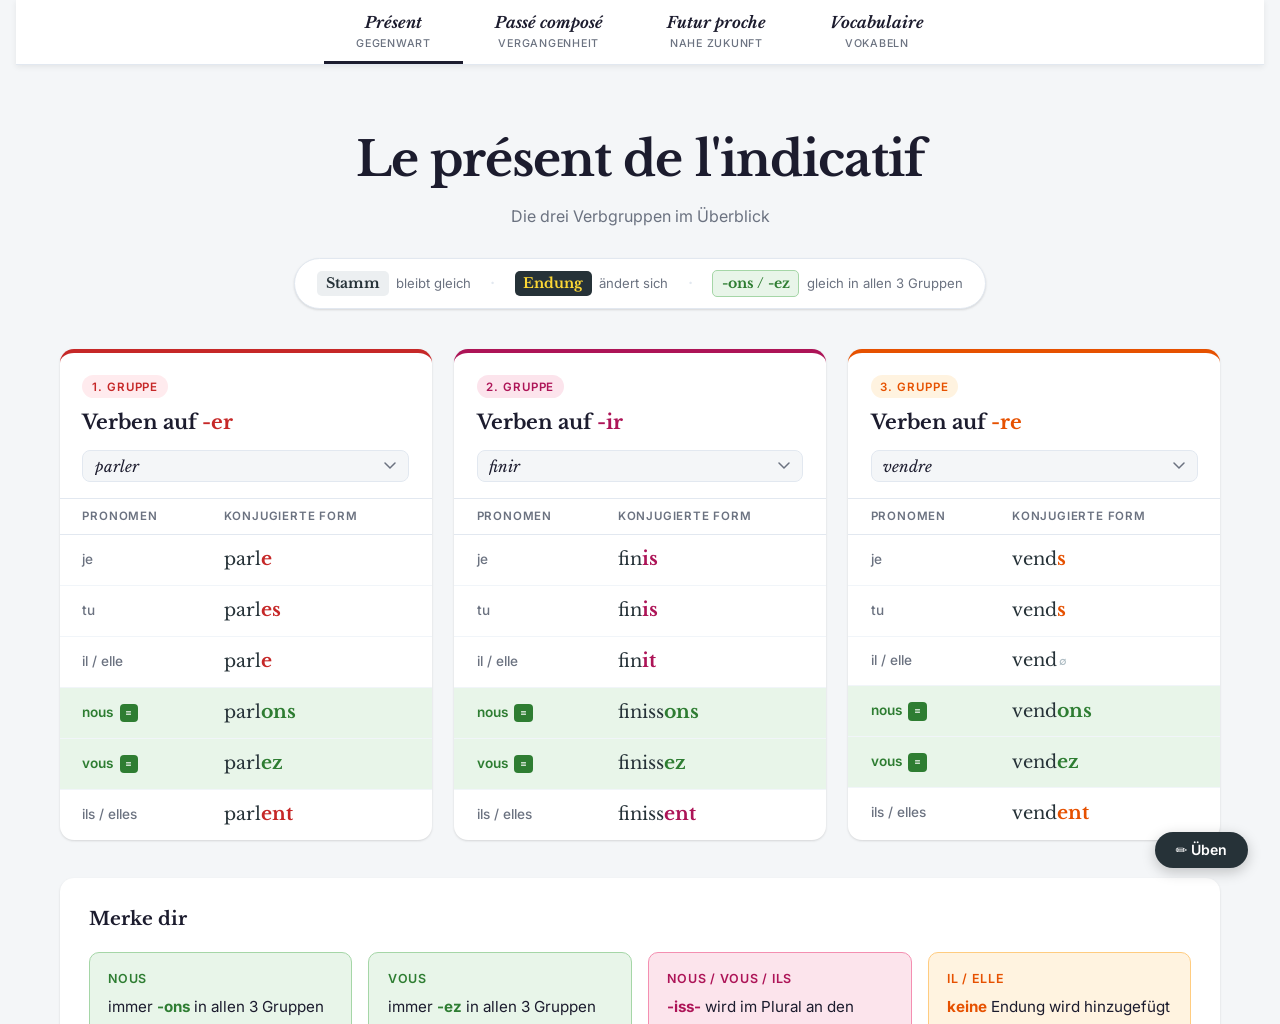
<file: index.html>
<!DOCTYPE html>
<html lang="de">
<head>
    <meta charset="UTF-8">
    <meta http-equiv="refresh" content="0; url=docs/index.html">
    <title>Weiterleitung…</title>
</head>
<body>
    <p>Weiterleitung zu <a href="docs/index.html">Lou Franz</a>…</p>
</body>
</html>
</file>
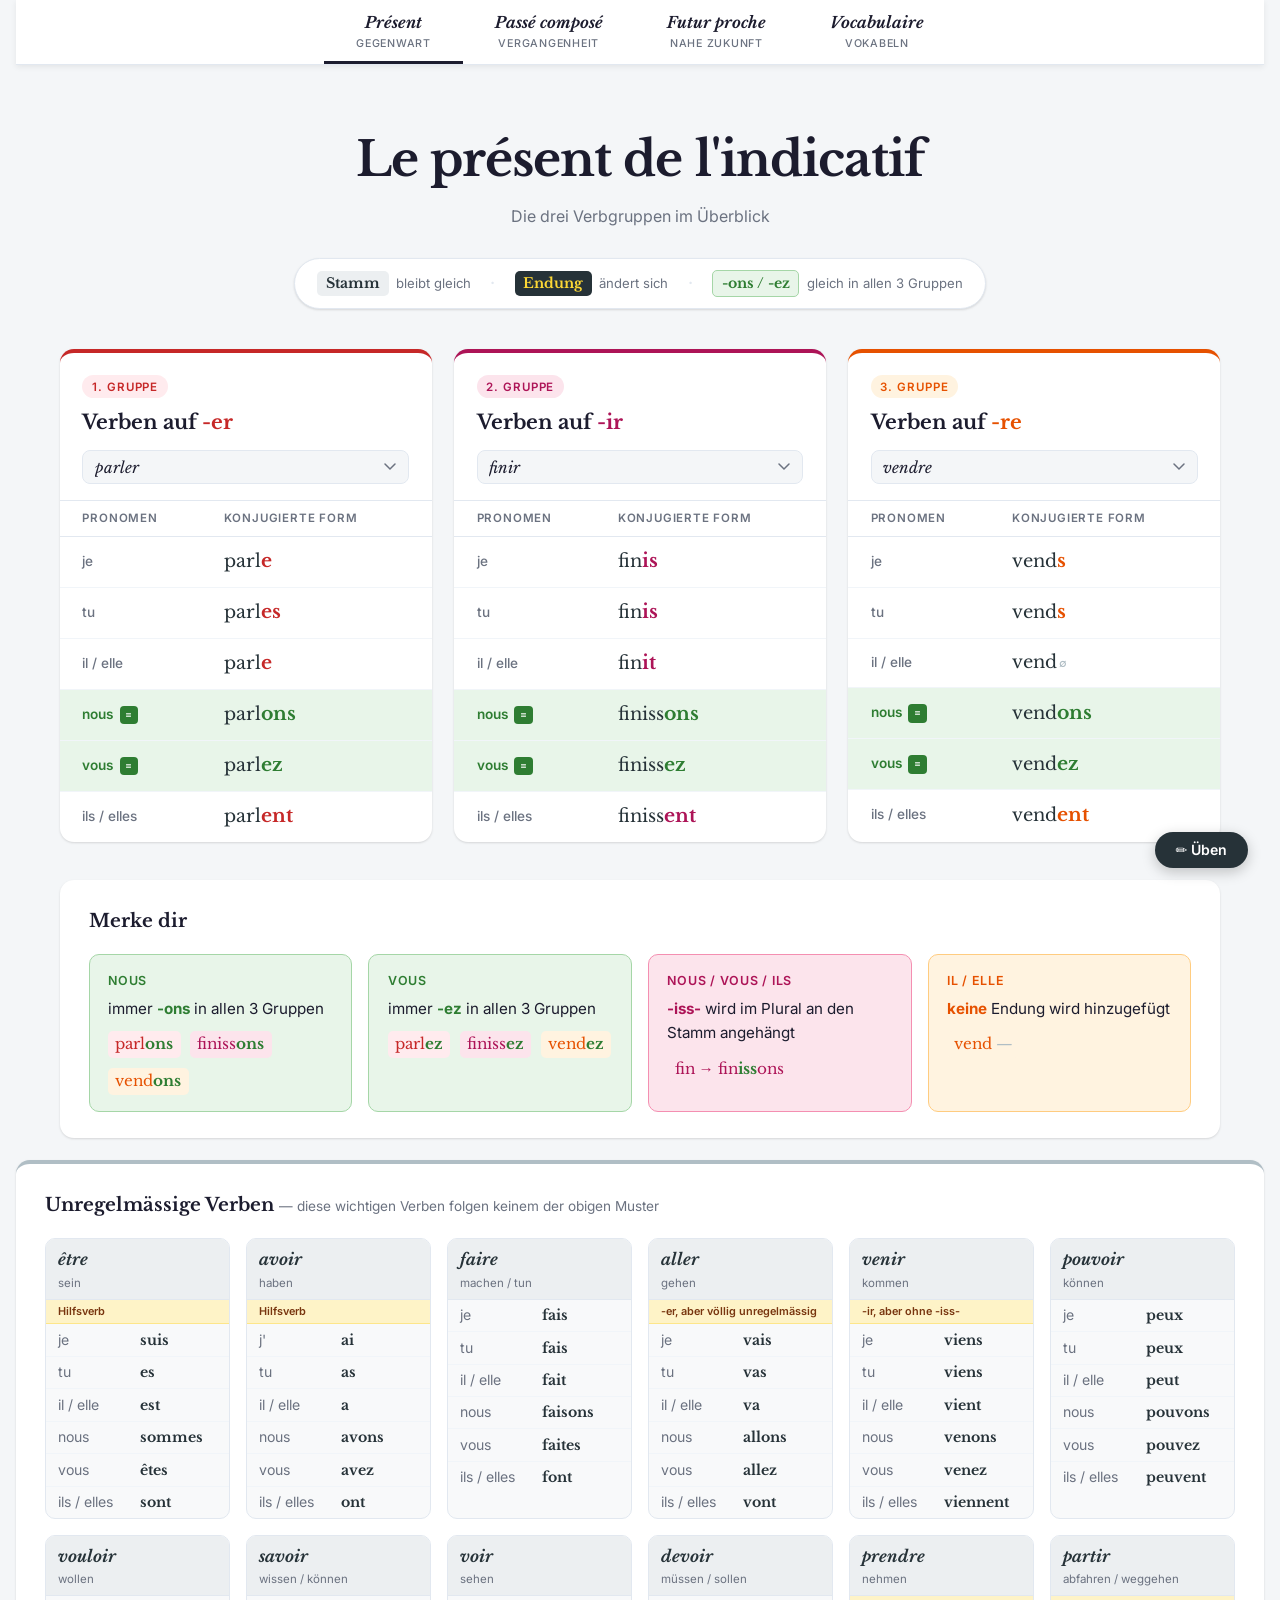
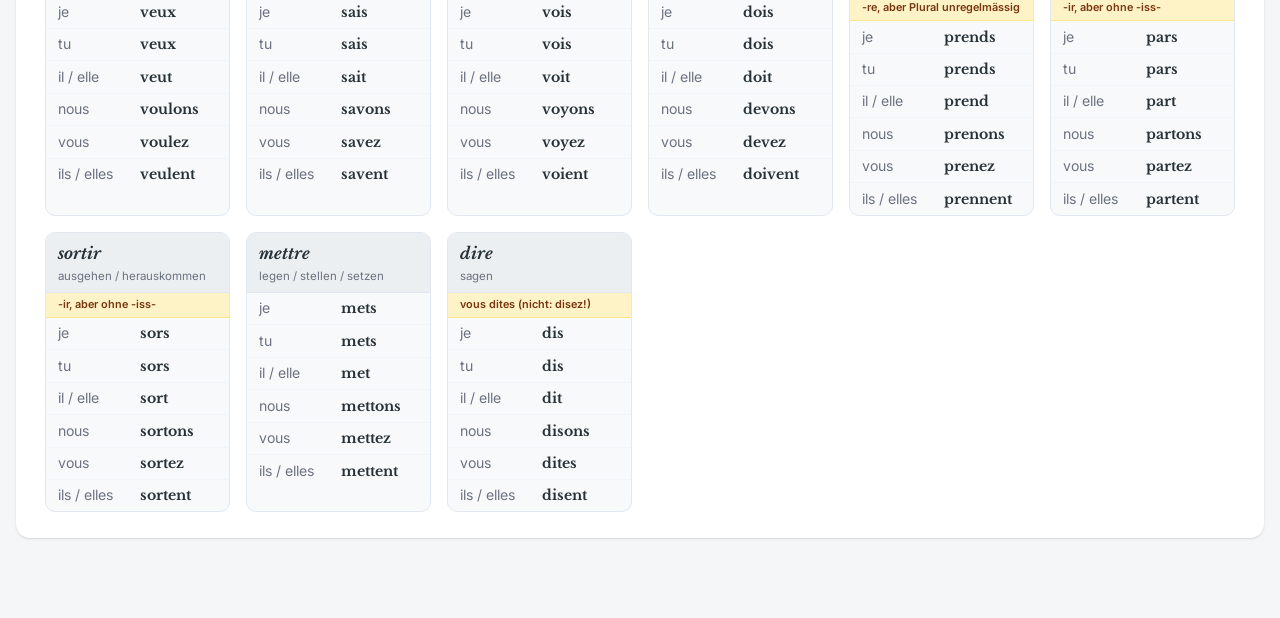
<file: docs/index.html>
<!DOCTYPE html>
<html lang="fr">
<head>
  <meta charset="UTF-8">
  <meta name="viewport" content="width=device-width, initial-scale=1.0">
  <title>Konjugation — Présent de l'indicatif</title>
  <link rel="preconnect" href="https://fonts.googleapis.com">
  <link rel="preconnect" href="https://fonts.gstatic.com" crossorigin>
  <link href="https://fonts.googleapis.com/css2?family=Libre+Baskerville:ital,wght@0,400;0,700;1,400&family=Inter:wght@400;500;600&display=swap" rel="stylesheet">
  <link rel="stylesheet" href="style.css">
</head>
<body>

  <nav class="site-nav">
    <a href="index.html" class="nav-link active">
      <span class="tense-fr">Présent</span>
      <span class="tense-de">Gegenwart</span>
    </a>
    <a href="passe-compose.html" class="nav-link">
      <span class="tense-fr">Passé composé</span>
      <span class="tense-de">Vergangenheit</span>
    </a>
    <a href="futur-proche.html" class="nav-link">
      <span class="tense-fr">Futur proche</span>
      <span class="tense-de">nahe Zukunft</span>
    </a>
    <a href="vocis.html" class="nav-link">
      <span class="tense-fr">Vocabulaire</span>
      <span class="tense-de">Vokabeln</span>
    </a>
  </nav>

  <header>
    <h1>Le présent de l'indicatif</h1>
    <p class="subtitle">Die drei Verbgruppen im Überblick</p>
    <div class="legend">
      <span class="legend-item">
        <span class="swatch stem-swatch">Stamm</span>
        bleibt gleich
      </span>
      <span class="legend-sep">·</span>
      <span class="legend-item">
        <span class="swatch end-swatch">Endung</span>
        ändert sich
      </span>
      <span class="legend-sep">·</span>
      <span class="legend-item">
        <span class="swatch shared-swatch">-ons / -ez</span>
        gleich in allen 3 Gruppen
      </span>
    </div>
  </header>

  <main>
    <div class="groups-grid">

      <!-- ─── 1er groupe : -ER ─── -->
      <article class="group er" id="group-er">
        <div class="group-header">
          <span class="group-badge">1. Gruppe</span>
          <h2>Verben auf <em>-er</em></h2>
          <select class="verb-select" id="select-er"></select>
        </div>
        <table class="conj-table" id="table-er">
          <thead>
            <tr><th>Pronomen</th><th>Konjugierte Form</th></tr>
          </thead>
          <tbody></tbody>
        </table>
      </article>

      <!-- ─── 2e groupe : -IR ─── -->
      <article class="group ir" id="group-ir">
        <div class="group-header">
          <span class="group-badge">2. Gruppe</span>
          <h2>Verben auf <em>-ir</em></h2>
          <select class="verb-select" id="select-ir"></select>
        </div>
        <table class="conj-table" id="table-ir">
          <thead>
            <tr><th>Pronomen</th><th>Konjugierte Form</th></tr>
          </thead>
          <tbody></tbody>
        </table>
      </article>

      <!-- ─── 3e groupe : -RE ─── -->
      <article class="group re" id="group-re">
        <div class="group-header">
          <span class="group-badge">3. Gruppe</span>
          <h2>Verben auf <em>-re</em></h2>
          <select class="verb-select" id="select-re"></select>
        </div>
        <table class="conj-table" id="table-re">
          <thead>
            <tr><th>Pronomen</th><th>Konjugierte Form</th></tr>
          </thead>
          <tbody></tbody>
        </table>
      </article>

    </div>

    <!-- ─── Merke dir ─── -->
    <section class="insights">
      <h3>Merke dir</h3>
      <div class="insight-cards">

        <div class="insight-card shared-card">
          <div class="insight-pronoun">nous</div>
          <div class="insight-rule">immer <strong>-ons</strong> in allen 3 Gruppen</div>
          <div class="insight-egs">
            <span class="eg er">parl<strong>ons</strong></span>
            <span class="eg ir">finiss<strong>ons</strong></span>
            <span class="eg re">vend<strong>ons</strong></span>
          </div>
        </div>

        <div class="insight-card shared-card">
          <div class="insight-pronoun">vous</div>
          <div class="insight-rule">immer <strong>-ez</strong> in allen 3 Gruppen</div>
          <div class="insight-egs">
            <span class="eg er">parl<strong>ez</strong></span>
            <span class="eg ir">finiss<strong>ez</strong></span>
            <span class="eg re">vend<strong>ez</strong></span>
          </div>
        </div>

        <div class="insight-card ir-note">
          <div class="insight-pronoun ir">nous / vous / ils</div>
          <div class="insight-rule"><strong>-iss-</strong> wird im Plural an den Stamm angehängt</div>
          <div class="insight-egs">
            <span class="eg ir">fin → fin<strong>iss</strong>ons</span>
          </div>
        </div>

        <div class="insight-card re-note">
          <div class="insight-pronoun re">il / elle</div>
          <div class="insight-rule"><strong>keine</strong> Endung wird hinzugefügt</div>
          <div class="insight-egs">
            <span class="eg re">vend<span class="zero-end"> —</span></span>
          </div>
        </div>

      </div>
    </section>
  </main>

    <!-- ─── Unregelmässige Verben ─── -->
    <section class="irregular">
      <h3>Unregelmässige Verben <span class="irregular-subtitle">— diese wichtigen Verben folgen keinem der obigen Muster</span></h3>
      <div class="irreg-grid" id="irregular-grid"></div>
    </section>

  <!-- ─── Übungs-Sektion ─── -->
  <section id="exercise-section" class="exercise-section ex-hidden">
    <div class="ex-card">
      <div class="ex-header">
        <button class="ex-back-btn" id="ex-back">← Erklärungen</button>
        <div class="ex-score-area">
          <div class="score-dots" id="ex-score-dots"></div>
          <span id="ex-score-text">0 / 0</span>
        </div>
      </div>
      <span class="ex-group-badge" id="ex-group-badge"></span>
      <div class="ex-verb" id="ex-verb"></div>
      <div class="ex-prompt" id="ex-prompt"></div>
      <div class="ex-question-row">
        <span class="ex-pronoun" id="ex-pronoun"></span>
        <span class="ex-arrow">▸</span>
        <input type="text" class="ex-input" id="ex-input" autocomplete="off" spellcheck="false" placeholder="…">
        <button class="ex-check-btn" id="ex-check">Prüfen</button>
      </div>
      <div class="ex-feedback" id="ex-feedback"></div>
      <button class="ex-next-btn ex-hidden" id="ex-next">Nächste Aufgabe →</button>
    </div>
  </section>
  <button class="exercise-fab" id="exercise-fab">✏ Üben</button>

  <script src="exercises.js"></script>
  <script src="app.js"></script>
</body>
</html>
</file>
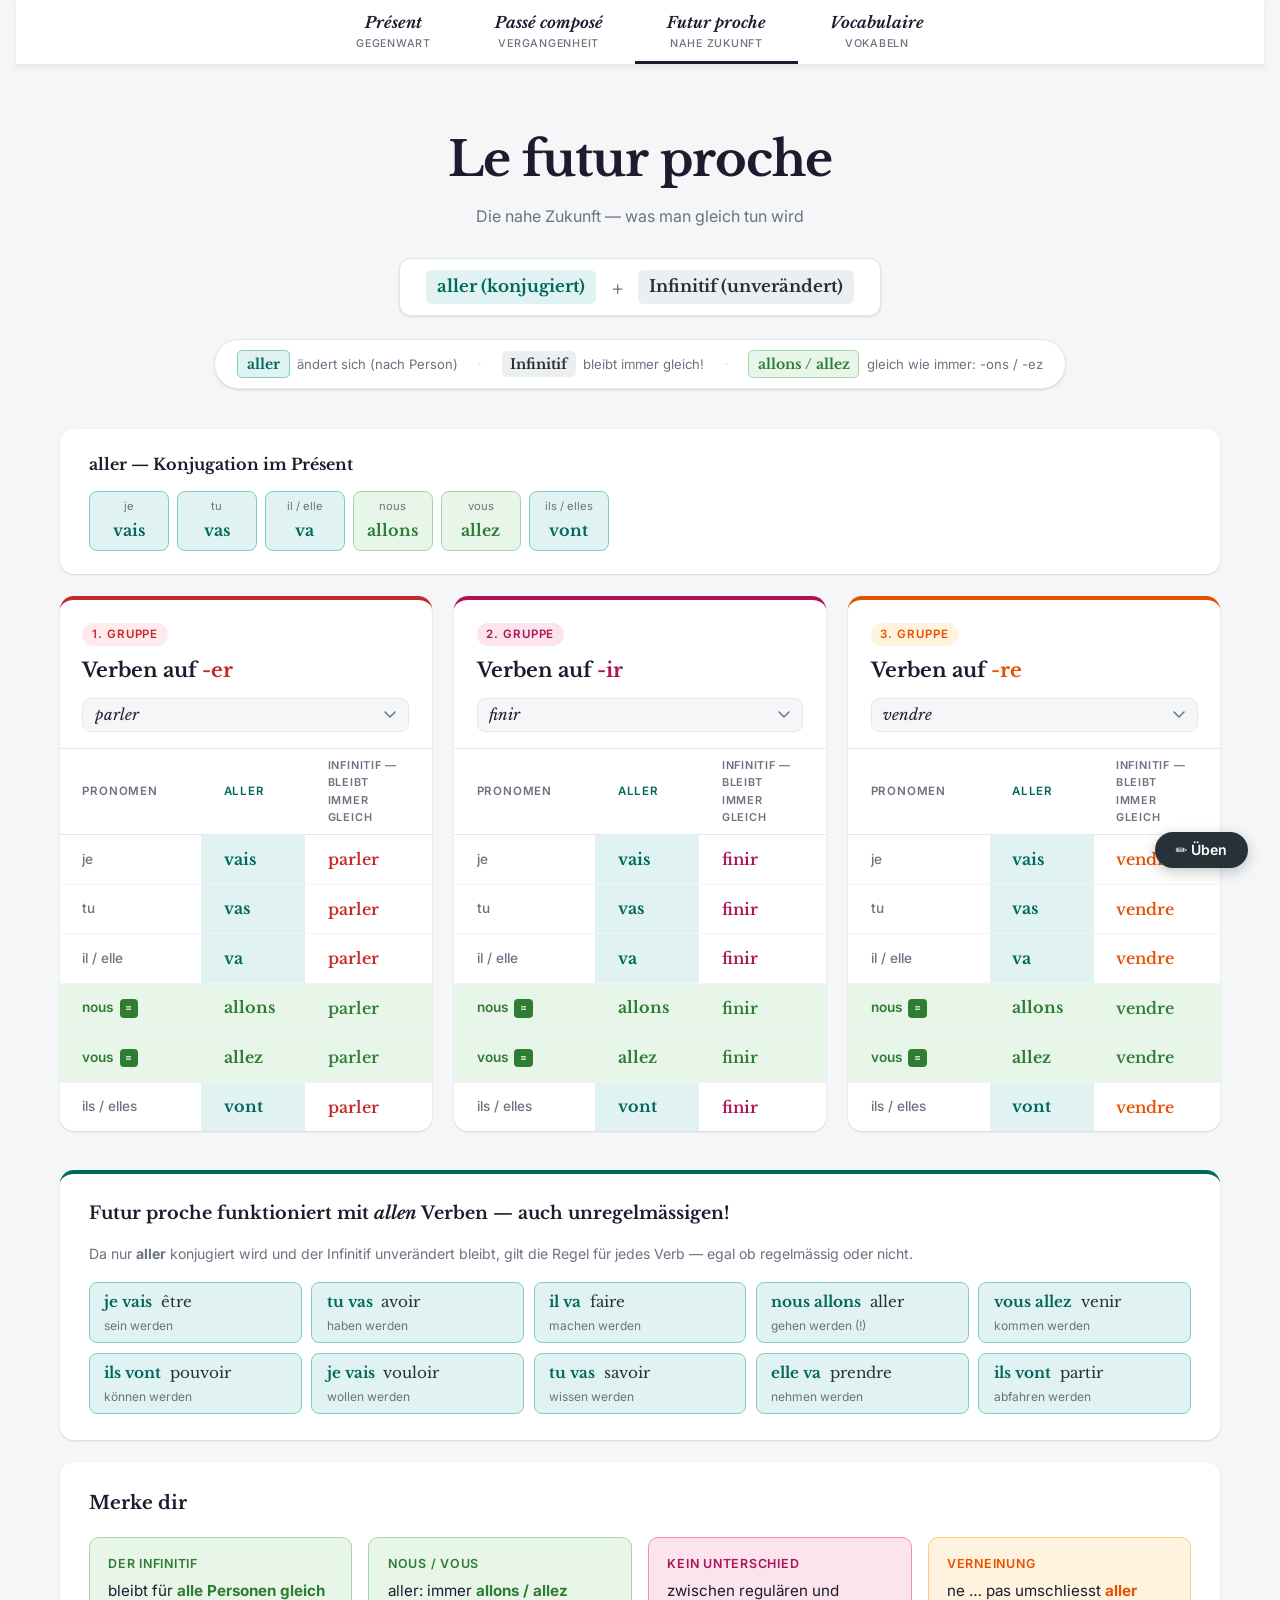
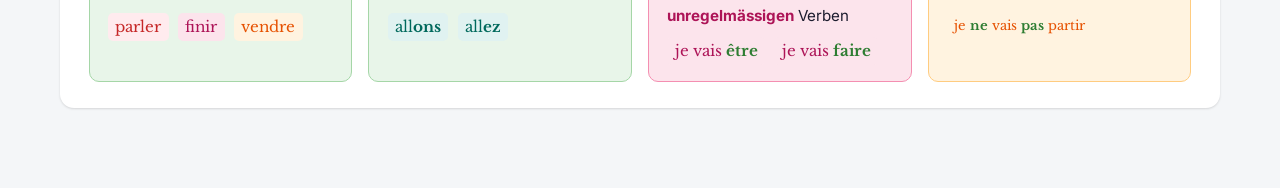
<file: docs/futur-proche.html>
<!DOCTYPE html>
<html lang="fr">
<head>
  <meta charset="UTF-8">
  <meta name="viewport" content="width=device-width, initial-scale=1.0">
  <title>Futur proche — nahe Zukunft</title>
  <link rel="preconnect" href="https://fonts.googleapis.com">
  <link rel="preconnect" href="https://fonts.gstatic.com" crossorigin>
  <link href="https://fonts.googleapis.com/css2?family=Libre+Baskerville:ital,wght@0,400;0,700;1,400&family=Inter:wght@400;500;600&display=swap" rel="stylesheet">
  <link rel="stylesheet" href="style.css">
</head>
<body>

  <nav class="site-nav">
    <a href="index.html" class="nav-link">
      <span class="tense-fr">Présent</span>
      <span class="tense-de">Gegenwart</span>
    </a>
    <a href="passe-compose.html" class="nav-link">
      <span class="tense-fr">Passé composé</span>
      <span class="tense-de">Vergangenheit</span>
    </a>
    <a href="futur-proche.html" class="nav-link active">
      <span class="tense-fr">Futur proche</span>
      <span class="tense-de">nahe Zukunft</span>
    </a>
    <a href="vocis.html" class="nav-link">
      <span class="tense-fr">Vocabulaire</span>
      <span class="tense-de">Vokabeln</span>
    </a>
  </nav>

  <header>
    <h1>Le futur proche</h1>
    <p class="subtitle">Die nahe Zukunft — was man gleich tun wird</p>

    <!-- Bildungsregel -->
    <div class="formula-wrap">
      <div class="formula-box">
        <span class="formula-part aller-part">aller (konjugiert)</span>
        <span class="formula-plus">+</span>
        <span class="formula-part inf-part">Infinitif (unverändert)</span>
      </div>
    </div>

    <!-- Legende -->
    <div class="legend">
      <span class="legend-item">
        <span class="swatch" style="background:var(--aller-light);color:var(--aller);border:1px solid var(--aller-mid)">aller</span>
        ändert sich (nach Person)
      </span>
      <span class="legend-sep">·</span>
      <span class="legend-item">
        <span class="swatch stem-swatch">Infinitif</span>
        bleibt immer gleich!
      </span>
      <span class="legend-sep">·</span>
      <span class="legend-item">
        <span class="swatch shared-swatch">allons / allez</span>
        gleich wie immer: -ons / -ez
      </span>
    </div>
  </header>

  <main>

    <!-- ─── aller-Konjugation ─── -->
    <div class="aller-box">
      <h3>aller — Konjugation im Présent</h3>
      <div class="aller-forms">
        <div class="aller-form-item"><span class="aller-pronoun">je</span><span class="aller-form">vais</span></div>
        <div class="aller-form-item"><span class="aller-pronoun">tu</span><span class="aller-form">vas</span></div>
        <div class="aller-form-item"><span class="aller-pronoun">il / elle</span><span class="aller-form">va</span></div>
        <div class="aller-form-item shared"><span class="aller-pronoun">nous</span><span class="aller-form">allons</span></div>
        <div class="aller-form-item shared"><span class="aller-pronoun">vous</span><span class="aller-form">allez</span></div>
        <div class="aller-form-item"><span class="aller-pronoun">ils / elles</span><span class="aller-form">vont</span></div>
      </div>
    </div>

    <div class="groups-grid">

      <!-- ─── 1. Gruppe : -ER ─── -->
      <article class="group er" id="group-er">
        <div class="group-header">
          <span class="group-badge">1. Gruppe</span>
          <h2>Verben auf <em>-er</em></h2>
          <select class="verb-select" id="select-er"></select>
        </div>
        <table class="conj-table three-col" id="table-er">
          <thead>
            <tr>
              <th>Pronomen</th>
              <th class="aller-th">aller</th>
              <th class="inf-th">Infinitif — bleibt immer gleich</th>
            </tr>
          </thead>
          <tbody></tbody>
        </table>
      </article>

      <!-- ─── 2. Gruppe : -IR ─── -->
      <article class="group ir" id="group-ir">
        <div class="group-header">
          <span class="group-badge">2. Gruppe</span>
          <h2>Verben auf <em>-ir</em></h2>
          <select class="verb-select" id="select-ir"></select>
        </div>
        <table class="conj-table three-col" id="table-ir">
          <thead>
            <tr>
              <th>Pronomen</th>
              <th class="aller-th">aller</th>
              <th class="inf-th">Infinitif — bleibt immer gleich</th>
            </tr>
          </thead>
          <tbody></tbody>
        </table>
      </article>

      <!-- ─── 3. Gruppe : -RE ─── -->
      <article class="group re" id="group-re">
        <div class="group-header">
          <span class="group-badge">3. Gruppe</span>
          <h2>Verben auf <em>-re</em></h2>
          <select class="verb-select" id="select-re"></select>
        </div>
        <table class="conj-table three-col" id="table-re">
          <thead>
            <tr>
              <th>Pronomen</th>
              <th class="aller-th">aller</th>
              <th class="inf-th">Infinitif — bleibt immer gleich</th>
            </tr>
          </thead>
          <tbody></tbody>
        </table>
      </article>

    </div>

    <!-- ─── Futur proche mit unregelmässigen Verben ─── -->
    <section class="irreg-fp-section">
      <h3>Futur proche funktioniert mit <em>allen</em> Verben — auch unregelmässigen!</h3>
      <p style="font-size:.88rem;color:var(--text-muted);margin-bottom:1rem">
        Da nur <strong>aller</strong> konjugiert wird und der Infinitif unverändert bleibt,
        gilt die Regel für jedes Verb — egal ob regelmässig oder nicht.
      </p>
      <div class="fp-irreg-grid" id="fp-irreg-grid"></div>
    </section>

    <!-- ─── Merke dir ─── -->
    <section class="insights" style="margin-top:1.4rem">
      <h3>Merke dir</h3>
      <div class="insight-cards">

        <div class="insight-card shared-card">
          <div class="insight-pronoun">Der Infinitif</div>
          <div class="insight-rule">bleibt für <strong>alle Personen gleich</strong></div>
          <div class="insight-egs">
            <span class="eg er">parler</span>
            <span class="eg ir">finir</span>
            <span class="eg re">vendre</span>
          </div>
        </div>

        <div class="insight-card shared-card">
          <div class="insight-pronoun">nous / vous</div>
          <div class="insight-rule">aller: immer <strong>allons / allez</strong></div>
          <div class="insight-egs">
            <span class="eg" style="background:var(--aller-light);color:var(--aller)">all<strong>ons</strong></span>
            <span class="eg" style="background:var(--aller-light);color:var(--aller)">all<strong>ez</strong></span>
          </div>
        </div>

        <div class="insight-card ir-note">
          <div class="insight-pronoun ir">Kein Unterschied</div>
          <div class="insight-rule">zwischen regulären und <strong>unregelmässigen</strong> Verben</div>
          <div class="insight-egs">
            <span class="eg ir">je vais <strong>être</strong></span>
            <span class="eg ir">je vais <strong>faire</strong></span>
          </div>
        </div>

        <div class="insight-card re-note">
          <div class="insight-pronoun re">Verneinung</div>
          <div class="insight-rule">ne … pas umschliesst <strong>aller</strong></div>
          <div class="insight-egs">
            <span class="eg re" style="font-size:.82rem">je <strong>ne</strong> vais <strong>pas</strong> partir</span>
          </div>
        </div>

      </div>
    </section>
  </main>

  <!-- ─── Übungs-Sektion ─── -->
  <section id="exercise-section" class="exercise-section ex-hidden">
    <div class="ex-card">
      <div class="ex-header">
        <button class="ex-back-btn" id="ex-back">← Erklärungen</button>
        <div class="ex-score-area">
          <div class="score-dots" id="ex-score-dots"></div>
          <span id="ex-score-text">0 / 0</span>
        </div>
      </div>
      <span class="ex-group-badge" id="ex-group-badge"></span>
      <div class="ex-verb" id="ex-verb"></div>
      <div class="ex-prompt" id="ex-prompt"></div>
      <div class="ex-question-row">
        <span class="ex-pronoun" id="ex-pronoun"></span>
        <span class="ex-arrow">▸</span>
        <input type="text" class="ex-input" id="ex-input" autocomplete="off" spellcheck="false" placeholder="aller + infinitif">
        <button class="ex-check-btn" id="ex-check">Prüfen</button>
      </div>
      <div class="ex-feedback" id="ex-feedback"></div>
      <button class="ex-next-btn ex-hidden" id="ex-next">Nächste Aufgabe →</button>
    </div>
  </section>
  <button class="exercise-fab" id="exercise-fab">✏ Üben</button>

  <script src="exercises.js"></script>
  <script src="futur-proche.js"></script>
</body>
</html>
</file>
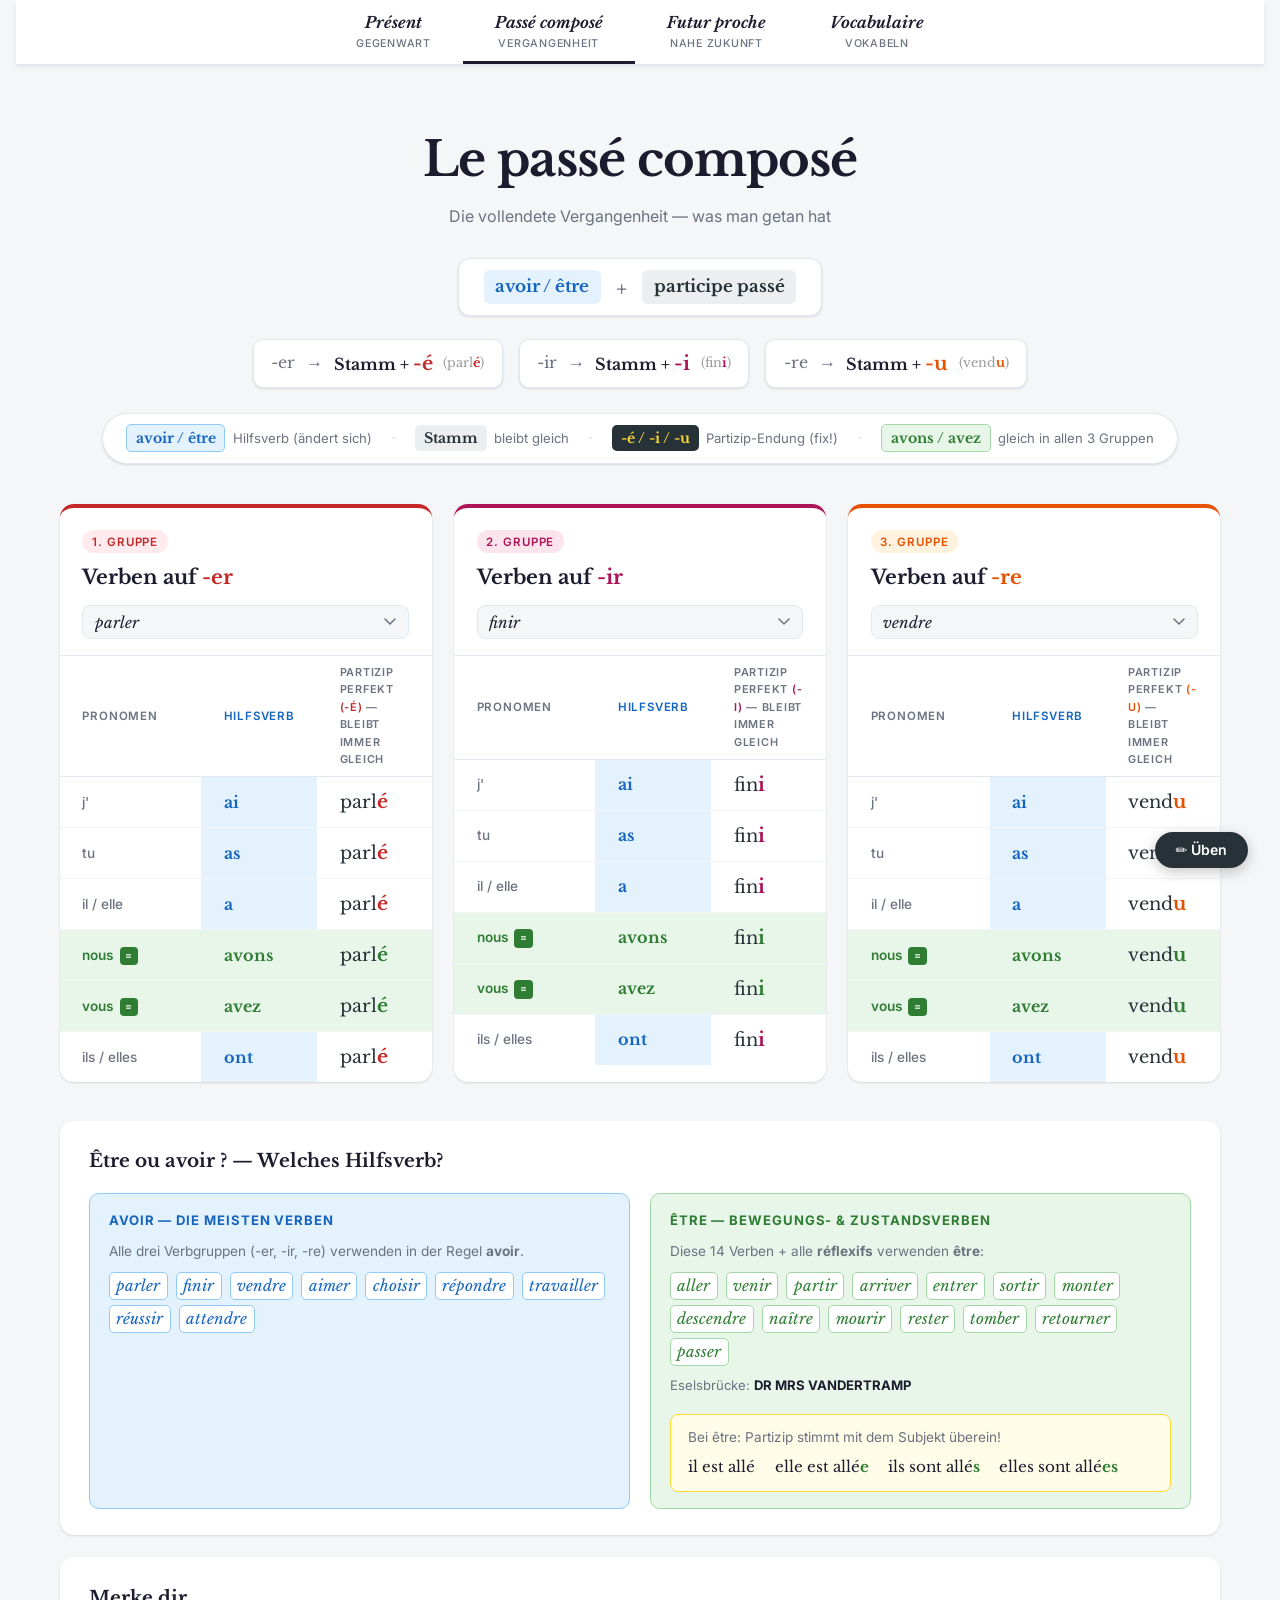
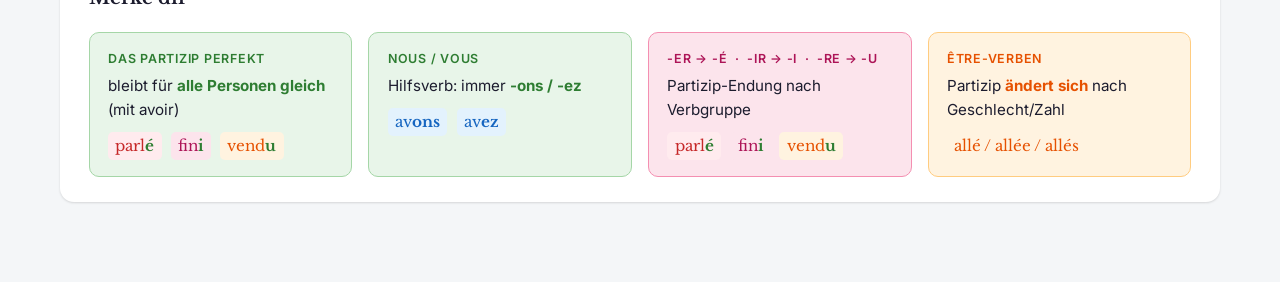
<file: docs/passe-compose.html>
<!DOCTYPE html>
<html lang="fr">
<head>
  <meta charset="UTF-8">
  <meta name="viewport" content="width=device-width, initial-scale=1.0">
  <title>Passé composé — Vergangenheit</title>
  <link rel="preconnect" href="https://fonts.googleapis.com">
  <link rel="preconnect" href="https://fonts.gstatic.com" crossorigin>
  <link href="https://fonts.googleapis.com/css2?family=Libre+Baskerville:ital,wght@0,400;0,700;1,400&family=Inter:wght@400;500;600&display=swap" rel="stylesheet">
  <link rel="stylesheet" href="style.css">
</head>
<body>

  <nav class="site-nav">
    <a href="index.html" class="nav-link">
      <span class="tense-fr">Présent</span>
      <span class="tense-de">Gegenwart</span>
    </a>
    <a href="passe-compose.html" class="nav-link active">
      <span class="tense-fr">Passé composé</span>
      <span class="tense-de">Vergangenheit</span>
    </a>
    <a href="futur-proche.html" class="nav-link">
      <span class="tense-fr">Futur proche</span>
      <span class="tense-de">nahe Zukunft</span>
    </a>
    <a href="vocis.html" class="nav-link">
      <span class="tense-fr">Vocabulaire</span>
      <span class="tense-de">Vokabeln</span>
    </a>
  </nav>

  <header>
    <h1>Le passé composé</h1>
    <p class="subtitle">Die vollendete Vergangenheit — was man getan hat</p>

    <!-- Bildungsregel -->
    <div class="formula-wrap">
      <div class="formula-box">
        <span class="formula-part aux-part">avoir / être</span>
        <span class="formula-plus">+</span>
        <span class="formula-part pp-part">participe passé</span>
      </div>
    </div>

    <!-- Partizip-Endungen je Verbgruppe -->
    <div class="pp-endings-wrap">
      <div class="pp-endings">
        <div class="pp-card">
          <span class="pp-from">-er</span>
          <span class="pp-arrow">→</span>
          <span class="pp-to">Stamm + <span class="pp-e">-é</span></span>
          <span style="color:#999;font-size:.8rem">(parl<strong style="color:var(--er)">é</strong>)</span>
        </div>
        <div class="pp-card">
          <span class="pp-from">-ir</span>
          <span class="pp-arrow">→</span>
          <span class="pp-to">Stamm + <span class="pp-i">-i</span></span>
          <span style="color:#999;font-size:.8rem">(fin<strong style="color:var(--ir)">i</strong>)</span>
        </div>
        <div class="pp-card">
          <span class="pp-from">-re</span>
          <span class="pp-arrow">→</span>
          <span class="pp-to">Stamm + <span class="pp-u">-u</span></span>
          <span style="color:#999;font-size:.8rem">(vend<strong style="color:var(--re)">u</strong>)</span>
        </div>
      </div>
    </div>

    <!-- Legende -->
    <div class="legend">
      <span class="legend-item">
        <span class="swatch" style="background:var(--aux-light);color:var(--aux);border:1px solid var(--aux-mid)">avoir / être</span>
        Hilfsverb (ändert sich)
      </span>
      <span class="legend-sep">·</span>
      <span class="legend-item">
        <span class="swatch stem-swatch">Stamm</span>
        bleibt gleich
      </span>
      <span class="legend-sep">·</span>
      <span class="legend-item">
        <span class="swatch end-swatch">-é / -i / -u</span>
        Partizip-Endung (fix!)
      </span>
      <span class="legend-sep">·</span>
      <span class="legend-item">
        <span class="swatch shared-swatch">avons / avez</span>
        gleich in allen 3 Gruppen
      </span>
    </div>
  </header>

  <main>
    <div class="groups-grid">

      <!-- ─── 1. Gruppe : -ER ─── -->
      <article class="group er" id="group-er">
        <div class="group-header">
          <span class="group-badge">1. Gruppe</span>
          <h2>Verben auf <em>-er</em></h2>
          <select class="verb-select" id="select-er"></select>
        </div>
        <table class="conj-table three-col" id="table-er">
          <thead>
            <tr>
              <th>Pronomen</th>
              <th class="aux-th">Hilfsverb</th>
              <th class="pp-th">Partizip Perfekt <span style="color:var(--er)">(-é)</span> — bleibt immer gleich</th>
            </tr>
          </thead>
          <tbody></tbody>
        </table>
      </article>

      <!-- ─── 2. Gruppe : -IR ─── -->
      <article class="group ir" id="group-ir">
        <div class="group-header">
          <span class="group-badge">2. Gruppe</span>
          <h2>Verben auf <em>-ir</em></h2>
          <select class="verb-select" id="select-ir"></select>
        </div>
        <table class="conj-table three-col" id="table-ir">
          <thead>
            <tr>
              <th>Pronomen</th>
              <th class="aux-th">Hilfsverb</th>
              <th class="pp-th">Partizip Perfekt <span style="color:var(--ir)">(-i)</span> — bleibt immer gleich</th>
            </tr>
          </thead>
          <tbody></tbody>
        </table>
      </article>

      <!-- ─── 3. Gruppe : -RE ─── -->
      <article class="group re" id="group-re">
        <div class="group-header">
          <span class="group-badge">3. Gruppe</span>
          <h2>Verben auf <em>-re</em></h2>
          <select class="verb-select" id="select-re"></select>
        </div>
        <table class="conj-table three-col" id="table-re">
          <thead>
            <tr>
              <th>Pronomen</th>
              <th class="aux-th">Hilfsverb</th>
              <th class="pp-th">Partizip Perfekt <span style="color:var(--re)">(-u)</span> — bleibt immer gleich</th>
            </tr>
          </thead>
          <tbody></tbody>
        </table>
      </article>

    </div>

    <!-- ─── Être ou avoir? ─── -->
    <section class="etre-section">
      <h3>Être ou avoir ? — Welches Hilfsverb?</h3>
      <div class="etre-cols">

        <div class="etre-col avoir-col">
          <div class="etre-col-title">avoir — die meisten Verben</div>
          <p style="font-size:.85rem;color:var(--text-muted);margin-bottom:.6rem">
            Alle drei Verbgruppen (-er, -ir, -re) verwenden in der Regel <strong>avoir</strong>.
          </p>
          <ul class="etre-verb-list">
            <li>parler</li><li>finir</li><li>vendre</li>
            <li>aimer</li><li>choisir</li><li>répondre</li>
            <li>travailler</li><li>réussir</li><li>attendre</li>
          </ul>
        </div>

        <div class="etre-col etre-col-inner">
          <div class="etre-col-title">être — Bewegungs- & Zustandsverben</div>
          <p style="font-size:.85rem;color:var(--text-muted);margin-bottom:.6rem">
            Diese 14 Verben + alle <strong>réflexifs</strong> verwenden <strong>être</strong>:
          </p>
          <ul class="etre-verb-list">
            <li>aller</li><li>venir</li><li>partir</li><li>arriver</li>
            <li>entrer</li><li>sortir</li><li>monter</li><li>descendre</li>
            <li>naître</li><li>mourir</li><li>rester</li><li>tomber</li>
            <li>retourner</li><li>passer</li>
          </ul>
          <p class="etre-note">Eselsbrücke: <strong>DR MRS VANDERTRAMP</strong></p>

          <div class="agreement-box">
            <p>Bei être: Partizip stimmt mit dem Subjekt überein!</p>
            <div class="agreement-examples">
              <span class="agr-ex">il est allé</span>
              <span class="agr-ex">elle est allé<em>e</em></span>
              <span class="agr-ex">ils sont allé<em>s</em></span>
              <span class="agr-ex">elles sont allé<em>es</em></span>
            </div>
          </div>
        </div>

      </div>
    </section>

    <!-- ─── Merke dir ─── -->
    <section class="insights" style="margin-top:1.4rem">
      <h3>Merke dir</h3>
      <div class="insight-cards">

        <div class="insight-card shared-card">
          <div class="insight-pronoun">Das Partizip Perfekt</div>
          <div class="insight-rule">bleibt für <strong>alle Personen gleich</strong> (mit avoir)</div>
          <div class="insight-egs">
            <span class="eg er">parl<strong>é</strong></span>
            <span class="eg ir">fin<strong>i</strong></span>
            <span class="eg re">vend<strong>u</strong></span>
          </div>
        </div>

        <div class="insight-card shared-card">
          <div class="insight-pronoun">nous / vous</div>
          <div class="insight-rule">Hilfsverb: immer <strong>-ons / -ez</strong></div>
          <div class="insight-egs">
            <span class="eg" style="background:var(--aux-light);color:var(--aux)">av<strong>ons</strong></span>
            <span class="eg" style="background:var(--aux-light);color:var(--aux)">av<strong>ez</strong></span>
          </div>
        </div>

        <div class="insight-card ir-note">
          <div class="insight-pronoun ir">-er → -é &nbsp;·&nbsp; -ir → -i &nbsp;·&nbsp; -re → -u</div>
          <div class="insight-rule">Partizip-Endung nach Verbgruppe</div>
          <div class="insight-egs">
            <span class="eg er">parl<strong>é</strong></span>
            <span class="eg ir">fin<strong>i</strong></span>
            <span class="eg re">vend<strong>u</strong></span>
          </div>
        </div>

        <div class="insight-card re-note">
          <div class="insight-pronoun re">être-Verben</div>
          <div class="insight-rule">Partizip <strong>ändert sich</strong> nach Geschlecht/Zahl</div>
          <div class="insight-egs">
            <span class="eg re">allé / allée / allés</span>
          </div>
        </div>

      </div>
    </section>
  </main>

  <!-- ─── Übungs-Sektion ─── -->
  <section id="exercise-section" class="exercise-section ex-hidden">
    <div class="ex-card">
      <div class="ex-header">
        <button class="ex-back-btn" id="ex-back">← Erklärungen</button>
        <div class="ex-score-area">
          <div class="score-dots" id="ex-score-dots"></div>
          <span id="ex-score-text">0 / 0</span>
        </div>
      </div>
      <span class="ex-group-badge" id="ex-group-badge"></span>
      <div class="ex-verb" id="ex-verb"></div>
      <div class="ex-prompt" id="ex-prompt"></div>
      <div class="ex-question-row">
        <span class="ex-pronoun" id="ex-pronoun"></span>
        <span class="ex-arrow">▸</span>
        <input type="text" class="ex-input" id="ex-input" autocomplete="off" spellcheck="false" placeholder="avoir + participe">
        <button class="ex-check-btn" id="ex-check">Prüfen</button>
      </div>
      <div class="ex-feedback" id="ex-feedback"></div>
      <button class="ex-next-btn ex-hidden" id="ex-next">Nächste Aufgabe →</button>
    </div>
  </section>
  <button class="exercise-fab" id="exercise-fab">✏ Üben</button>

  <script src="exercises.js"></script>
  <script src="passe-compose.js"></script>
</body>
</html>
</file>
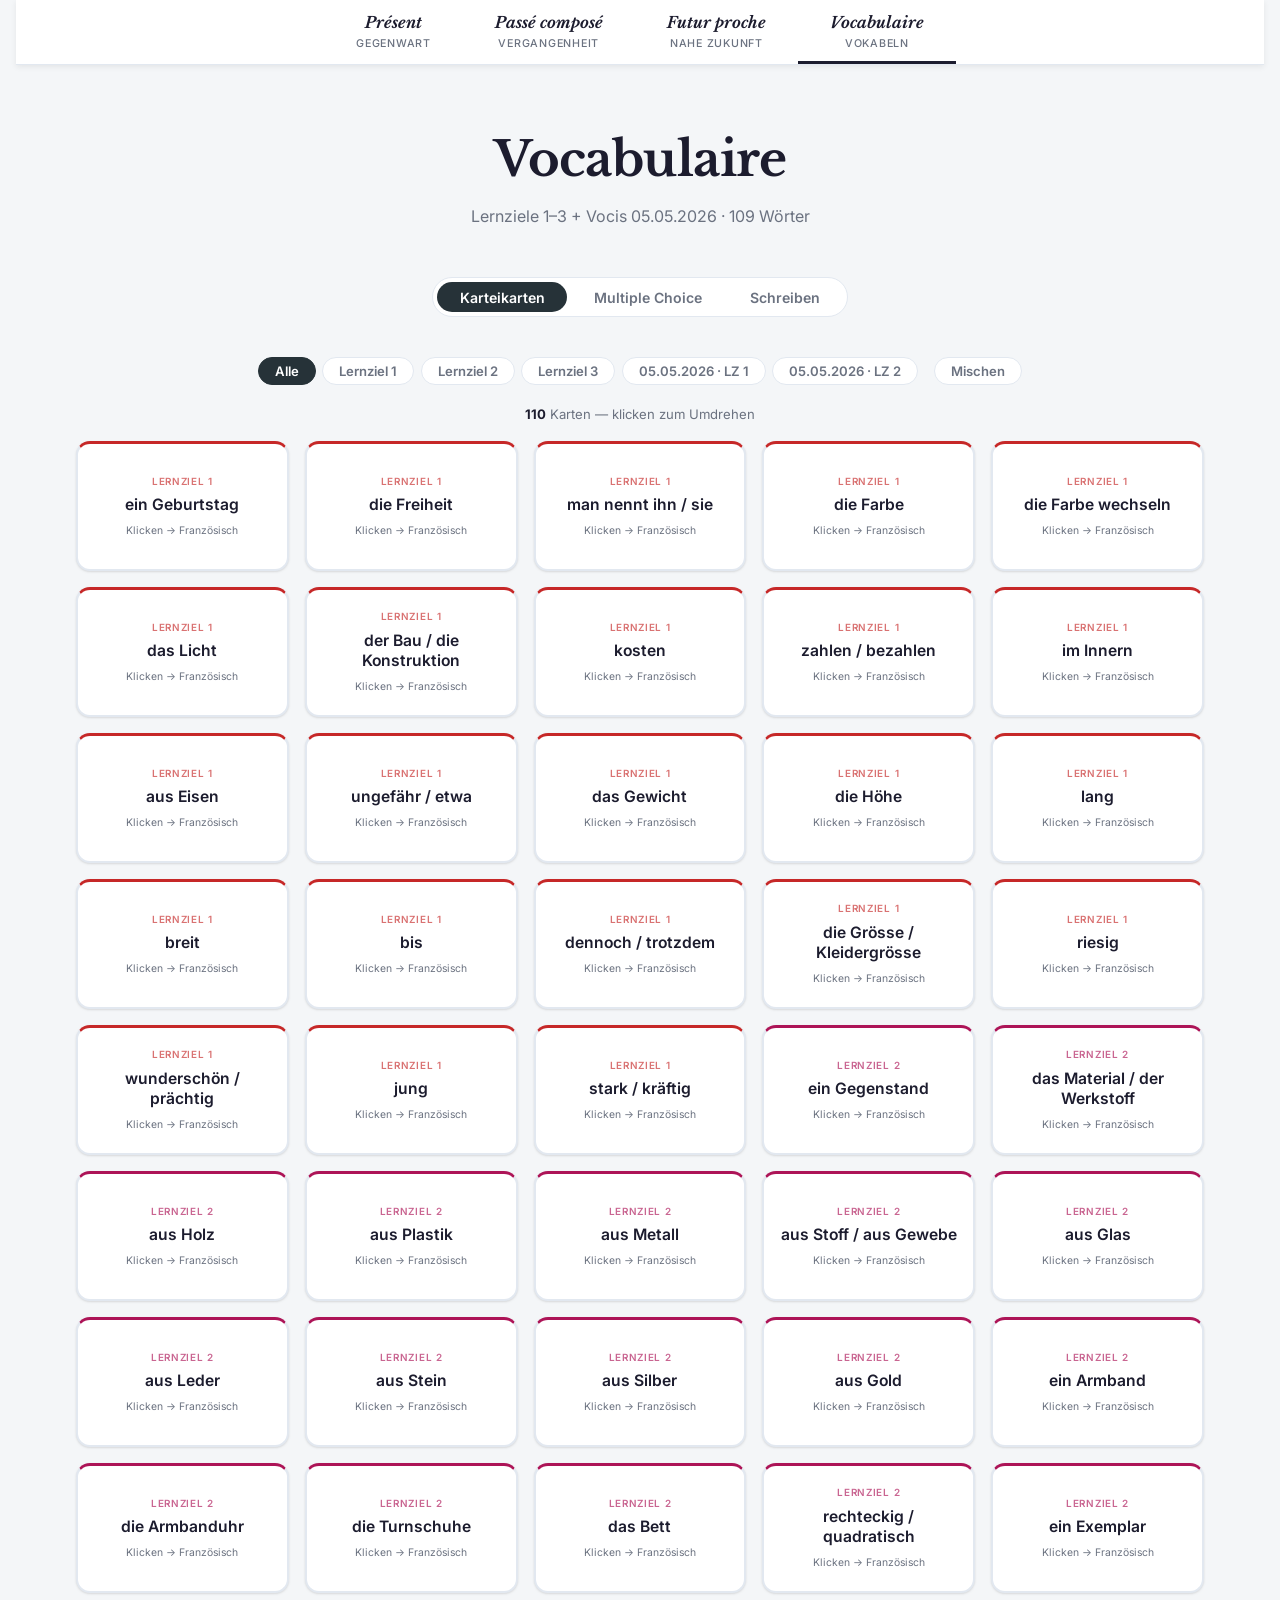
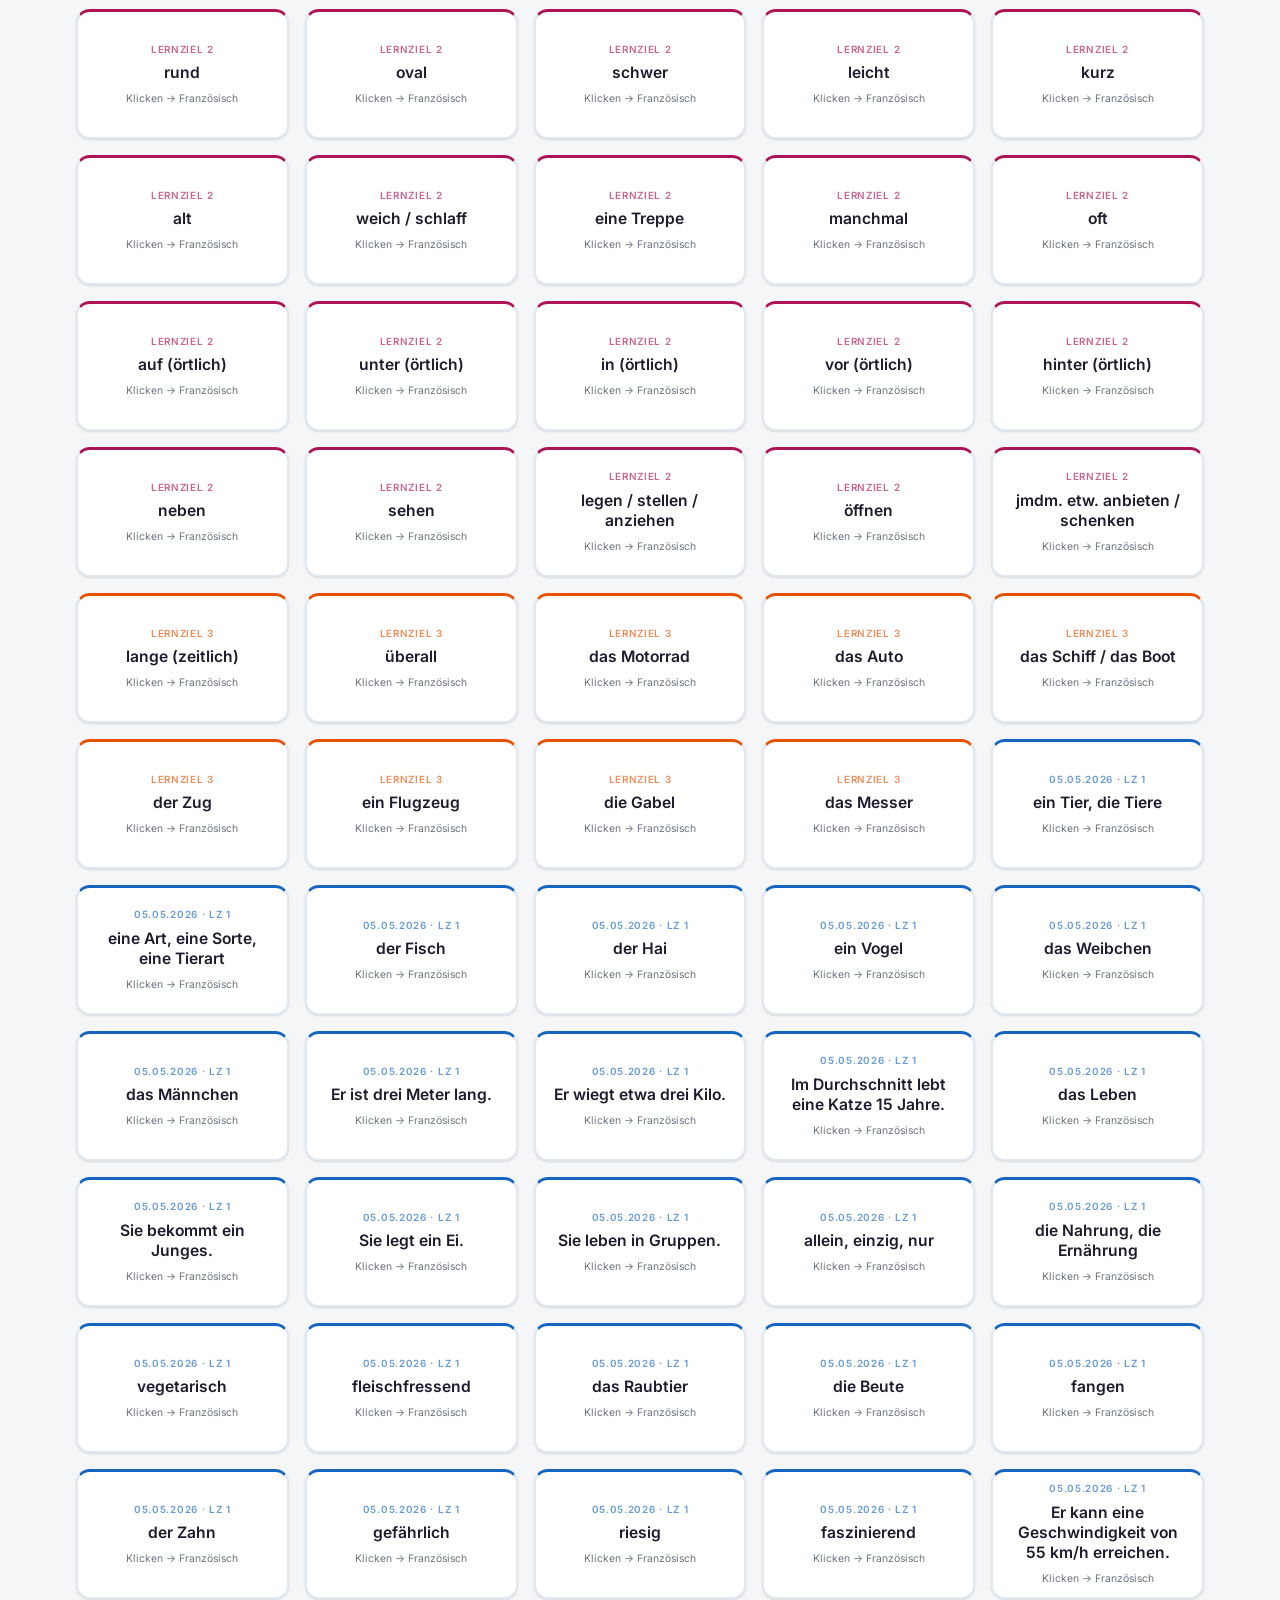
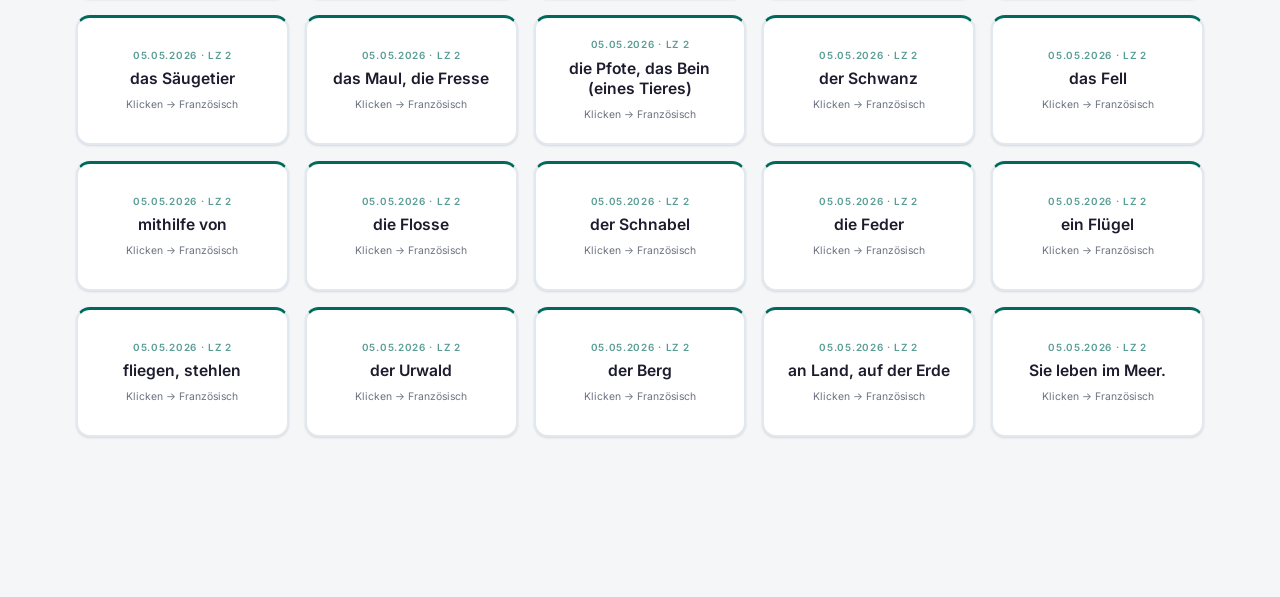
<file: docs/vocis.html>
<!DOCTYPE html>
<html lang="de">
<head>
  <meta charset="UTF-8">
  <meta name="viewport" content="width=device-width, initial-scale=1.0">
  <title>Vocabulaire — Lernziele 1–3 + Vocis 05.05.2026</title>
  <link rel="preconnect" href="https://fonts.googleapis.com">
  <link rel="preconnect" href="https://fonts.gstatic.com" crossorigin>
  <link href="https://fonts.googleapis.com/css2?family=Libre+Baskerville:ital,wght@0,400;0,700;1,400&family=Inter:wght@400;500;600&display=swap" rel="stylesheet">
  <link rel="stylesheet" href="style.css">
  <style>
    /* ── Mode Tabs ── */
    .voci-tabs {
      display: inline-flex;
      background: var(--surface);
      border: 1px solid var(--border);
      border-radius: 999px;
      padding: .25rem;
      gap: .25rem;
      margin-top: 1.2rem;
    }
    .voci-tab {
      font-family: var(--font-sans);
      font-size: .88rem;
      font-weight: 600;
      border: none;
      border-radius: 999px;
      padding: .4rem 1.4rem;
      cursor: pointer;
      background: transparent;
      color: var(--text-muted);
      transition: background .15s, color .15s;
    }
    .voci-tab.active {
      background: var(--stem-color);
      color: white;
    }

    /* ── Sections ── */
    .mode-section { display: none; }
    .mode-section.active { display: block; }

    /* ── Cards toolbar ── */
    .cards-toolbar {
      display: flex;
      justify-content: center;
      align-items: center;
      gap: 1rem;
      flex-wrap: wrap;
      max-width: 1160px;
      margin: 0 auto 1.2rem;
      padding: 0 1rem;
    }
    .lz-filter {
      display: flex;
      gap: .4rem;
      flex-wrap: wrap;
    }
    .lz-btn {
      font-family: var(--font-sans);
      font-size: .82rem;
      font-weight: 600;
      border: 1.5px solid var(--border);
      border-radius: 999px;
      padding: .3rem 1rem;
      cursor: pointer;
      background: var(--surface);
      color: var(--text-muted);
      transition: all .15s;
    }
    .lz-btn.active            { background: var(--stem-color); color: white; border-color: var(--stem-color); }
    .lz-btn.lz1.active { background: var(--er);         color: white; border-color: var(--er); }
    .lz-btn.lz2.active { background: var(--ir);         color: white; border-color: var(--ir); }
    .lz-btn.lz3.active { background: var(--re);         color: white; border-color: var(--re); }
    .lz-btn.lz4.active { background: var(--aux);         color: white; border-color: var(--aux); }
    .lz-btn.lz5.active { background: var(--aller);       color: white; border-color: var(--aller); }
    .shuffle-btn {
      font-family: var(--font-sans);
      font-size: .82rem;
      font-weight: 600;
      border: 1.5px solid var(--border);
      border-radius: 999px;
      padding: .3rem 1rem;
      cursor: pointer;
      background: var(--surface);
      color: var(--text-muted);
      transition: all .15s;
    }
    .shuffle-btn:hover { background: #F1F5F9; color: var(--text); }

    .stats-bar {
      text-align: center;
      font-size: .82rem;
      color: var(--text-muted);
      margin-bottom: 1rem;
    }
    .stats-bar strong { color: var(--text); }

    /* ── Flip card grid ── */
    .cards-grid {
      display: grid;
      grid-template-columns: repeat(auto-fill, minmax(195px, 1fr));
      gap: 1rem;
      max-width: 1160px;
      margin: 0 auto 5rem;
      padding: 0 1rem;
    }

    /* ── Flip card ── */
    .flip-card {
      height: 130px;
      cursor: pointer;
      perspective: 900px;
    }
    .flip-card-inner {
      position: relative;
      width: 100%;
      height: 100%;
      transform-style: preserve-3d;
      transition: transform .42s cubic-bezier(.4,0,.2,1);
    }
    .flip-card.flipped .flip-card-inner { transform: rotateY(180deg); }

    .flip-card-front,
    .flip-card-back {
      position: absolute;
      inset: 0;
      border-radius: var(--radius);
      display: flex;
      flex-direction: column;
      align-items: center;
      justify-content: center;
      padding: .9rem 1rem;
      backface-visibility: hidden;
      -webkit-backface-visibility: hidden;
      box-shadow: var(--shadow-sm);
    }
    .flip-card-front {
      background: var(--surface);
      border: 2px solid var(--border);
      border-top-width: 3px;
    }
    .flip-card.lz1 .flip-card-front { border-top-color: var(--er); }
    .flip-card.lz2 .flip-card-front { border-top-color: var(--ir); }
    .flip-card.lz3 .flip-card-front { border-top-color: var(--re); }
    .flip-card.lz4 .flip-card-front { border-top-color: var(--aux); }
    .flip-card.lz5 .flip-card-front { border-top-color: var(--aller); }

    .flip-card-back {
      background: var(--stem-color);
      color: white;
      transform: rotateY(180deg);
    }
    .card-lz-badge {
      font-size: .62rem;
      font-weight: 600;
      text-transform: uppercase;
      letter-spacing: .07em;
      margin-bottom: .35rem;
      opacity: .65;
    }
    .flip-card.lz1 .card-lz-badge { color: var(--er); }
    .flip-card.lz2 .card-lz-badge { color: var(--ir); }
    .flip-card.lz3 .card-lz-badge { color: var(--re); }
    .flip-card.lz4 .card-lz-badge { color: var(--aux); }
    .flip-card.lz5 .card-lz-badge { color: var(--aller); }

    /* Front = Deutsch */
    .card-de-front {
      font-family: var(--font-sans);
      font-size: .98rem;
      font-weight: 600;
      color: var(--text);
      text-align: center;
      line-height: 1.3;
    }
    .card-tap-hint {
      font-size: .65rem;
      color: var(--text-muted);
      margin-top: .45rem;
    }
    /* Back = Französisch */
    .card-fr-back {
      font-family: var(--font-serif);
      font-style: italic;
      font-size: 1.05rem;
      font-weight: 700;
      text-align: center;
      line-height: 1.3;
      color: white;
    }
    .card-back-de {
      font-size: .65rem;
      opacity: .55;
      margin-top: .4rem;
      font-family: var(--font-sans);
      text-align: center;
    }

    /* ── Multiple Choice ── */
    #mode-mc {
      max-width: 560px;
      margin: 0 auto 6rem;
      padding: 0 1rem;
    }
    .mc-controls {
      display: flex;
      justify-content: space-between;
      align-items: center;
      margin-bottom: 1.2rem;
      flex-wrap: wrap;
      gap: .6rem;
    }
    .mc-dir-toggle {
      display: inline-flex;
      background: var(--surface);
      border: 1px solid var(--border);
      border-radius: 999px;
      padding: .2rem;
      gap: .2rem;
    }
    .mc-dir-btn {
      font-size: .78rem;
      font-weight: 600;
      border: none;
      border-radius: 999px;
      padding: .3rem .9rem;
      cursor: pointer;
      background: transparent;
      color: var(--text-muted);
      transition: all .15s;
    }
    .mc-dir-btn.active { background: var(--aux); color: white; }

    .mc-score-display {
      font-size: .82rem;
      color: var(--text-muted);
    }
    .mc-score-display strong { color: var(--text); }

    .mc-progress {
      display: flex;
      gap: .25rem;
      justify-content: center;
      flex-wrap: wrap;
      margin-bottom: 1.2rem;
      min-height: 8px;
    }
    .mc-dot {
      width: 8px; height: 8px;
      border-radius: 50%;
      background: var(--border);
    }
    .mc-dot.correct { background: var(--shared); }
    .mc-dot.wrong   { background: var(--er); }

    .mc-card {
      background: var(--surface);
      border-radius: 18px;
      box-shadow: 0 6px 24px rgba(0,0,0,.11);
      padding: 2rem 2rem 1.8rem;
    }
    .mc-lz-badge {
      display: inline-block;
      font-size: .7rem;
      font-weight: 600;
      text-transform: uppercase;
      letter-spacing: .07em;
      padding: .12rem .55rem;
      border-radius: 999px;
      margin-bottom: .8rem;
    }
    .mc-lz-badge.lz1 { background: var(--er-light); color: var(--er); }
    .mc-lz-badge.lz2 { background: var(--ir-light); color: var(--ir); }
    .mc-lz-badge.lz3 { background: var(--re-light); color: var(--re); }
    .mc-lz-badge.lz4 { background: var(--aux-light); color: var(--aux); }
    .mc-lz-badge.lz5 { background: var(--aller-light); color: var(--aller); }

    .mc-question {
      font-family: var(--font-serif);
      font-size: 1.45rem;
      font-weight: 700;
      text-align: center;
      color: var(--text);
      margin-bottom: .35rem;
      line-height: 1.3;
    }
    .mc-dir-hint {
      font-size: .78rem;
      color: var(--text-muted);
      text-align: center;
      margin-bottom: 1.8rem;
    }
    .mc-options {
      display: grid;
      grid-template-columns: 1fr 1fr;
      gap: .65rem;
      margin-bottom: 1.4rem;
    }
    .mc-option {
      font-family: var(--font-serif);
      font-size: .95rem;
      border: 2px solid var(--border);
      border-radius: 10px;
      padding: .65rem .8rem;
      cursor: pointer;
      background: var(--surface);
      color: var(--text);
      text-align: center;
      line-height: 1.35;
      transition: border-color .12s, background .12s;
    }
    .mc-option:hover:not(:disabled) {
      border-color: var(--aux-mid);
      background: var(--aux-light);
    }
    .mc-option.correct {
      border-color: var(--shared);
      background: var(--shared-light);
      color: var(--shared);
      font-weight: 700;
    }
    .mc-option.wrong {
      border-color: var(--er);
      background: var(--er-light);
      color: var(--er);
    }
    .mc-option:disabled { cursor: default; }

    .mc-feedback {
      text-align: center;
      font-size: .95rem;
      min-height: 1.5rem;
      margin-bottom: .8rem;
      line-height: 1.4;
    }
    .mc-feedback.correct { color: var(--shared); font-weight: 600; }
    .mc-feedback.wrong   { color: var(--er);     font-weight: 600; }

    .mc-next-btn {
      display: block;
      margin: 0 auto;
      background: var(--shared);
      color: white;
      border: none;
      border-radius: 8px;
      padding: .5rem 2rem;
      font-family: var(--font-sans);
      font-size: .9rem;
      font-weight: 600;
      cursor: pointer;
      transition: opacity .15s;
    }
    .mc-next-btn:hover { opacity: .85; }
    .mc-next-btn.hidden { display: none; }

    .mc-restart-hint {
      text-align: center;
      font-size: .75rem;
      color: var(--text-muted);
      margin-top: .5rem;
    }

    /* ══ SCHREIBEN ══ */
    #mode-write {
      max-width: 560px;
      margin: 0 auto 6rem;
      padding: 0 1rem;
    }

    .wr-topbar {
      display: flex;
      justify-content: space-between;
      align-items: center;
      margin-bottom: 1.2rem;
    }
    .wr-progress-text {
      font-size: .82rem;
      color: var(--text-muted);
    }
    .wr-progress-text strong { color: var(--text); }
    .wr-restart-btn {
      font-family: var(--font-sans);
      font-size: .78rem;
      font-weight: 600;
      border: 1px solid var(--border);
      border-radius: 6px;
      padding: .25rem .7rem;
      cursor: pointer;
      background: var(--surface);
      color: var(--text-muted);
      transition: all .12s;
    }
    .wr-restart-btn:hover { color: var(--text); border-color: #9CA3AF; }

    .wr-dots {
      display: flex;
      gap: .25rem;
      justify-content: center;
      flex-wrap: wrap;
      margin-bottom: 1.2rem;
      min-height: 8px;
    }
    .wr-dot {
      width: 8px; height: 8px;
      border-radius: 50%;
      background: var(--border);
    }
    .wr-dot.correct { background: var(--shared); }
    .wr-dot.wrong   { background: var(--er); }
    .wr-dot.current { background: var(--aux-mid); }

    .wr-card {
      background: var(--surface);
      border-radius: 18px;
      box-shadow: 0 6px 24px rgba(0,0,0,.11);
      padding: 2rem 2rem 2rem;
    }

    .wr-lz-badge {
      display: inline-block;
      font-size: .7rem;
      font-weight: 600;
      text-transform: uppercase;
      letter-spacing: .07em;
      padding: .12rem .55rem;
      border-radius: 999px;
      margin-bottom: .8rem;
    }
    .wr-lz-badge.lz1 { background: var(--er-light); color: var(--er); }
    .wr-lz-badge.lz2 { background: var(--ir-light); color: var(--ir); }
    .wr-lz-badge.lz3 { background: var(--re-light); color: var(--re); }
    .wr-lz-badge.lz4 { background: var(--aux-light); color: var(--aux); }
    .wr-lz-badge.lz5 { background: var(--aller-light); color: var(--aller); }

    .wr-de-word {
      font-family: var(--font-sans);
      font-size: 1.5rem;
      font-weight: 700;
      text-align: center;
      color: var(--text);
      margin-bottom: .3rem;
      line-height: 1.2;
    }
    .wr-hint {
      font-size: .75rem;
      color: var(--text-muted);
      text-align: center;
      margin-bottom: 1.8rem;
    }

    .wr-input-row {
      display: flex;
      gap: .5rem;
      margin-bottom: 1rem;
    }
    .wr-input {
      flex: 1;
      font-family: var(--font-serif);
      font-style: italic;
      font-size: 1.05rem;
      padding: .5rem .9rem;
      border: 2px solid var(--border);
      border-radius: 8px;
      outline: none;
      transition: border-color .15s;
    }
    .wr-input:focus   { border-color: var(--aux-mid); }
    .wr-input.correct { border-color: var(--shared); background: var(--shared-light); }
    .wr-input.wrong   { border-color: var(--er);     background: var(--er-light); }
    .wr-input:disabled { opacity: .85; }

    .wr-check-btn {
      font-family: var(--font-sans);
      font-size: .88rem;
      font-weight: 600;
      background: var(--stem-color);
      color: white;
      border: none;
      border-radius: 8px;
      padding: .5rem 1.1rem;
      cursor: pointer;
      transition: background .12s;
      white-space: nowrap;
    }
    .wr-check-btn:hover:not(:disabled) { background: #1A237E; }
    .wr-check-btn:disabled { opacity: .4; cursor: default; }

    .wr-feedback {
      text-align: center;
      font-size: .95rem;
      min-height: 1.5rem;
      margin-bottom: 1rem;
      line-height: 1.4;
    }
    .wr-feedback.correct { color: var(--shared); font-weight: 600; }
    .wr-feedback.wrong   { color: var(--er);     font-weight: 600; }

    .wr-next-btn {
      display: block;
      margin: 0 auto;
      background: var(--shared);
      color: white;
      border: none;
      border-radius: 8px;
      padding: .5rem 2rem;
      font-family: var(--font-sans);
      font-size: .9rem;
      font-weight: 600;
      cursor: pointer;
      transition: opacity .15s;
    }
    .wr-next-btn:hover { opacity: .85; }
    .wr-next-btn.hidden { display: none; }

    /* ── Auswertung (Ergebnis-Seite) ── */
    .wr-result-card {
      background: var(--surface);
      border-radius: 18px;
      box-shadow: 0 6px 24px rgba(0,0,0,.11);
      padding: 2rem 2rem 2rem;
      display: none;
    }
    .wr-result-card.active { display: block; }

    .wr-result-score {
      text-align: center;
      margin-bottom: 1.6rem;
    }
    .wr-result-score .score-big {
      font-family: var(--font-serif);
      font-size: 3rem;
      font-weight: 700;
      line-height: 1;
      color: var(--text);
    }
    .wr-result-score .score-label {
      font-size: .85rem;
      color: var(--text-muted);
      margin-top: .3rem;
    }
    .wr-result-score .score-big.perfect { color: var(--shared); }
    .wr-result-score .score-big.bad     { color: var(--er); }

    .wr-errors-title {
      font-family: var(--font-serif);
      font-size: 1rem;
      font-weight: 700;
      color: var(--text);
      margin-bottom: .8rem;
    }
    .wr-error-list {
      list-style: none;
      display: flex;
      flex-direction: column;
      gap: .5rem;
      margin-bottom: 1.6rem;
    }
    .wr-error-item {
      background: var(--er-light);
      border: 1px solid var(--er-mid);
      border-radius: 10px;
      padding: .65rem 1rem;
      font-size: .9rem;
      line-height: 1.45;
    }
    .wr-error-de   { font-weight: 600; color: var(--text); }
    .wr-error-typed { color: var(--er); font-family: var(--font-serif); font-style: italic; }
    .wr-error-correct { color: var(--shared); font-family: var(--font-serif); font-style: italic; font-weight: 700; }

    .wr-perfect-msg {
      text-align: center;
      color: var(--shared);
      font-weight: 600;
      font-size: 1rem;
      margin-bottom: 1.6rem;
    }

    .wr-again-btn {
      display: block;
      margin: 0 auto;
      background: var(--stem-color);
      color: white;
      border: none;
      border-radius: 8px;
      padding: .55rem 2rem;
      font-family: var(--font-sans);
      font-size: .9rem;
      font-weight: 600;
      cursor: pointer;
      transition: opacity .15s;
    }
    .wr-again-btn:hover { opacity: .85; }

    @media (max-width: 600px) {
      .cards-grid  { grid-template-columns: repeat(2, 1fr); }
      .mc-options  { grid-template-columns: 1fr; }
      .wr-input-row { flex-direction: column; }
    }
  </style>
</head>
<body>

  <nav class="site-nav">
    <a href="index.html" class="nav-link">
      <span class="tense-fr">Présent</span>
      <span class="tense-de">Gegenwart</span>
    </a>
    <a href="passe-compose.html" class="nav-link">
      <span class="tense-fr">Passé composé</span>
      <span class="tense-de">Vergangenheit</span>
    </a>
    <a href="futur-proche.html" class="nav-link">
      <span class="tense-fr">Futur proche</span>
      <span class="tense-de">nahe Zukunft</span>
    </a>
    <a href="vocis.html" class="nav-link active">
      <span class="tense-fr">Vocabulaire</span>
      <span class="tense-de">Vokabeln</span>
    </a>
  </nav>

  <header>
    <h1>Vocabulaire</h1>
    <p class="subtitle">Lernziele 1–3 + Vocis 05.05.2026 · 109 Wörter</p>
    <div class="voci-tabs">
      <button class="voci-tab active" id="tab-cards">Karteikarten</button>
      <button class="voci-tab" id="tab-mc">Multiple Choice</button>
      <button class="voci-tab" id="tab-write">Schreiben</button>
    </div>
  </header>

  <!-- ══ KARTEIKARTEN ══ -->
  <section id="mode-cards" class="mode-section active">
    <div class="cards-toolbar">
      <div class="lz-filter">
        <button class="lz-btn active" data-lz="all">Alle</button>
        <button class="lz-btn lz1" data-lz="1">Lernziel 1</button>
        <button class="lz-btn lz2" data-lz="2">Lernziel 2</button>
        <button class="lz-btn lz3" data-lz="3">Lernziel 3</button>
        <button class="lz-btn lz4" data-lz="4">05.05.2026 · LZ 1</button>
        <button class="lz-btn lz5" data-lz="5">05.05.2026 · LZ 2</button>
      </div>
      <button class="shuffle-btn" id="shuffle-btn">Mischen</button>
    </div>
    <p class="stats-bar" id="cards-stats"></p>
    <div class="cards-grid" id="cards-grid"></div>
  </section>

  <!-- ══ MULTIPLE CHOICE ══ -->
  <section id="mode-mc" class="mode-section">
    <div class="mc-controls">
      <div class="mc-dir-toggle">
        <button class="mc-dir-btn active" data-dir="de">DE &rarr; FR</button>
        <button class="mc-dir-btn"        data-dir="fr">FR &rarr; DE</button>
      </div>
      <div class="mc-score-display" id="mc-score-display">0 / 0</div>
    </div>
    <div class="mc-progress" id="mc-progress"></div>
    <div class="mc-card">
      <span class="mc-lz-badge" id="mc-lz-badge"></span>
      <div class="mc-question" id="mc-question"></div>
      <div class="mc-dir-hint" id="mc-dir-hint"></div>
      <div class="mc-options" id="mc-options"></div>
      <div class="mc-feedback" id="mc-feedback"></div>
      <button class="mc-next-btn hidden" id="mc-next">Nächste Frage &rarr;</button>
      <p class="mc-restart-hint" id="mc-restart-hint"></p>
    </div>
  </section>

  <!-- ══ SCHREIBEN ══ -->
  <section id="mode-write" class="mode-section">
    <div class="wr-topbar">
      <div class="wr-progress-text" id="wr-progress-text">Wort <strong>1</strong> / 12</div>
      <button class="wr-restart-btn" id="wr-restart-btn">Neu starten</button>
    </div>
    <div class="wr-dots" id="wr-dots"></div>

    <!-- Frage-Karte -->
    <div class="wr-card" id="wr-question-card">
      <span class="wr-lz-badge" id="wr-lz-badge"></span>
      <div class="wr-de-word" id="wr-de-word"></div>
      <div class="wr-hint">Schreibe die französische Übersetzung — achte auf Akzente!</div>
      <div class="wr-input-row">
        <input type="text" class="wr-input" id="wr-input"
               autocomplete="off" spellcheck="false" placeholder="Französisch …">
        <button class="wr-check-btn" id="wr-check-btn">Prüfen</button>
      </div>
      <div class="wr-feedback" id="wr-feedback"></div>
      <button class="wr-next-btn hidden" id="wr-next-btn">Weiter &rarr;</button>
    </div>

    <!-- Auswertung -->
    <div class="wr-result-card" id="wr-result-card">
      <div class="wr-result-score">
        <div class="score-big" id="wr-score-big"></div>
        <div class="score-label">von 12 richtig</div>
      </div>
      <div id="wr-errors-section"></div>
      <button class="wr-again-btn" id="wr-again-btn">Nochmal — neue 12 Wörter</button>
    </div>
  </section>

  <script>
  // ============================================================
  // DATA
  // ============================================================
  const VOCAB = [
    // Lernziel 1
    { lz: 1, fr: 'un anniversaire',          de: 'ein Geburtstag' },
    { lz: 1, fr: 'la liberté',               de: 'die Freiheit' },
    { lz: 1, fr: "on l'appelle",             de: 'man nennt ihn / sie' },
    { lz: 1, fr: 'la couleur',               de: 'die Farbe' },
    { lz: 1, fr: 'changer de couleur',       de: 'die Farbe wechseln' },
    { lz: 1, fr: 'la lumière',               de: 'das Licht' },
    { lz: 1, fr: 'la construction',          de: 'der Bau / die Konstruktion' },
    { lz: 1, fr: 'coûter',                   de: 'kosten' },
    { lz: 1, fr: 'payer',                    de: 'zahlen / bezahlen' },
    { lz: 1, fr: "à l'intérieur",            de: 'im Innern' },
    { lz: 1, fr: 'en fer',                   de: 'aus Eisen' },
    { lz: 1, fr: 'environ',                  de: 'ungefähr / etwa' },
    { lz: 1, fr: 'le poids',                 de: 'das Gewicht' },
    { lz: 1, fr: 'la hauteur',               de: 'die Höhe' },
    { lz: 1, fr: 'long / longue',            de: 'lang' },
    { lz: 1, fr: 'large',                    de: 'breit' },
    { lz: 1, fr: "jusqu'à",                  de: 'bis' },
    { lz: 1, fr: 'pourtant',                 de: 'dennoch / trotzdem' },
    { lz: 1, fr: 'la taille',                de: 'die Grösse / Kleidergrösse' },
    { lz: 1, fr: 'géant / géante',           de: 'riesig' },
    { lz: 1, fr: 'magnifique',               de: 'wunderschön / prächtig' },
    { lz: 1, fr: 'jeune',                    de: 'jung' },
    { lz: 1, fr: 'fort / forte',             de: 'stark / kräftig' },
    // Lernziel 2
    { lz: 2, fr: 'un objet',                 de: 'ein Gegenstand' },
    { lz: 2, fr: 'la matière',               de: 'das Material / der Werkstoff' },
    { lz: 2, fr: 'en bois',                  de: 'aus Holz' },
    { lz: 2, fr: 'en plastique',             de: 'aus Plastik' },
    { lz: 2, fr: 'en métal',                 de: 'aus Metall' },
    { lz: 2, fr: 'en tissu',                 de: 'aus Stoff / aus Gewebe' },
    { lz: 2, fr: 'en verre',                 de: 'aus Glas' },
    { lz: 2, fr: 'en cuir',                  de: 'aus Leder' },
    { lz: 2, fr: 'en pierre',                de: 'aus Stein' },
    { lz: 2, fr: 'en argent',                de: 'aus Silber' },
    { lz: 2, fr: 'en or',                    de: 'aus Gold' },
    { lz: 2, fr: 'un bracelet',              de: 'ein Armband' },
    { lz: 2, fr: 'la montre',                de: 'die Armbanduhr' },
    { lz: 2, fr: 'les baskets (f pl)',       de: 'die Turnschuhe' },
    { lz: 2, fr: 'le lit',                   de: 'das Bett' },
    { lz: 2, fr: 'rectangulaire / carré/e',  de: 'rechteckig / quadratisch' },
    { lz: 2, fr: 'un exemplaire',            de: 'ein Exemplar' },
    { lz: 2, fr: 'rond / ronde',             de: 'rund' },
    { lz: 2, fr: 'oval / ovale',             de: 'oval' },
    { lz: 2, fr: 'lourd / lourde',           de: 'schwer' },
    { lz: 2, fr: 'léger / légère',           de: 'leicht' },
    { lz: 2, fr: 'court / courte',           de: 'kurz' },
    { lz: 2, fr: 'vieux / vieille',          de: 'alt' },
    { lz: 2, fr: 'mou / molle',              de: 'weich / schlaff' },
    { lz: 2, fr: 'un escalier',              de: 'eine Treppe' },
    { lz: 2, fr: 'parfois',                  de: 'manchmal' },
    { lz: 2, fr: 'souvent',                  de: 'oft' },
    { lz: 2, fr: 'sur',                      de: 'auf (örtlich)' },
    { lz: 2, fr: 'sous',                     de: 'unter (örtlich)' },
    { lz: 2, fr: 'dans',                     de: 'in (örtlich)' },
    { lz: 2, fr: 'devant',                   de: 'vor (örtlich)' },
    { lz: 2, fr: 'derrière',                 de: 'hinter (örtlich)' },
    { lz: 2, fr: 'à côté de',                de: 'neben' },
    { lz: 2, fr: 'voir',                     de: 'sehen' },
    { lz: 2, fr: 'mettre',                   de: 'legen / stellen / anziehen' },
    { lz: 2, fr: 'ouvrir',                   de: 'öffnen' },
    { lz: 2, fr: 'offrir qc à qn',           de: 'jmdm. etw. anbieten / schenken' },
    // Lernziel 3
    { lz: 3, fr: 'longtemps',                de: 'lange (zeitlich)' },
    { lz: 3, fr: 'partout',                  de: 'überall' },
    { lz: 3, fr: 'la moto',                  de: 'das Motorrad' },
    { lz: 3, fr: 'la voiture',               de: 'das Auto' },
    { lz: 3, fr: 'le bateau',                de: 'das Schiff / das Boot' },
    { lz: 3, fr: 'le train',                 de: 'der Zug' },
    { lz: 3, fr: 'un avion',                 de: 'ein Flugzeug' },
    { lz: 3, fr: 'la fourchette',            de: 'die Gabel' },
    { lz: 3, fr: 'le couteau',               de: 'das Messer' },
    // Vocis 05.05.2026 — Lernziel 1
    { lz: 4, fr: 'un animal, les animaux (m pl)', de: 'ein Tier, die Tiere' },
    { lz: 4, fr: 'une espèce',              de: 'eine Art, eine Sorte, eine Tierart' },
    { lz: 4, fr: 'le poisson',              de: 'der Fisch' },
    { lz: 4, fr: 'le requin',               de: 'der Hai' },
    { lz: 4, fr: 'un oiseau',               de: 'ein Vogel' },
    { lz: 4, fr: 'la femelle',              de: 'das Weibchen' },
    { lz: 4, fr: 'le mâle',                 de: 'das Männchen' },
    { lz: 4, fr: 'Il fait trois mètres de long.', de: 'Er ist drei Meter lang.' },
    { lz: 4, fr: 'Il pèse environ trois kilos.', de: 'Er wiegt etwa drei Kilo.' },
    { lz: 4, fr: 'En moyenne, un chat vit 15 ans.', de: 'Im Durchschnitt lebt eine Katze 15 Jahre.' },
    { lz: 4, fr: 'la vie',                  de: 'das Leben' },
    { lz: 4, fr: 'Elle donne naissance à un petit.', de: 'Sie bekommt ein Junges.' },
    { lz: 4, fr: 'Elle pond un œuf.',       de: 'Sie legt ein Ei.' },
    { lz: 4, fr: 'Ils vivent dans des groupes.', de: 'Sie leben in Gruppen.' },
    { lz: 4, fr: 'seul/e',                  de: 'allein, einzig, nur' },
    { lz: 4, fr: 'la nourriture',           de: 'die Nahrung, die Ernährung' },
    { lz: 4, fr: 'végétarien/ne',           de: 'vegetarisch' },
    { lz: 4, fr: 'carnivore/-',             de: 'fleischfressend' },
    { lz: 4, fr: 'le prédateur',            de: 'das Raubtier' },
    { lz: 4, fr: 'la proie',                de: 'die Beute' },
    { lz: 4, fr: 'capturer',                de: 'fangen' },
    { lz: 4, fr: 'la dent',                 de: 'der Zahn' },
    { lz: 4, fr: 'dangereux/euse',          de: 'gefährlich' },
    { lz: 4, fr: 'énorme/-',                de: 'riesig' },
    { lz: 4, fr: 'fascinant/e',             de: 'faszinierend' },
    { lz: 4, fr: 'Il peut atteindre une vitesse de 55 km/h.', de: 'Er kann eine Geschwindigkeit von 55 km/h erreichen.' },
    // Vocis 05.05.2026 — Lernziel 2
    { lz: 5, fr: 'le mammifère',            de: 'das Säugetier' },
    { lz: 5, fr: 'la gueule',               de: 'das Maul, die Fresse' },
    { lz: 5, fr: 'la patte',                de: 'die Pfote, das Bein (eines Tieres)' },
    { lz: 5, fr: 'la queue',                de: 'der Schwanz' },
    { lz: 5, fr: 'le pelage',               de: 'das Fell' },
    { lz: 5, fr: "à l'aide de",             de: 'mithilfe von' },
    { lz: 5, fr: 'la nageoire',             de: 'die Flosse' },
    { lz: 5, fr: 'le bec',                  de: 'der Schnabel' },
    { lz: 5, fr: 'la plume',                de: 'die Feder' },
    { lz: 5, fr: 'une aile',                de: 'ein Flügel' },
    { lz: 5, fr: 'voler',                   de: 'fliegen, stehlen' },
    { lz: 5, fr: 'la forêt vierge',         de: 'der Urwald' },
    { lz: 5, fr: 'la montagne',             de: 'der Berg' },
    { lz: 5, fr: 'sur terre (f)',            de: 'an Land, auf der Erde' },
    { lz: 5, fr: 'Ils vivent dans la mer.', de: 'Sie leben im Meer.' },
  ];

  const LZ_LABEL = { 1: 'Lernziel 1', 2: 'Lernziel 2', 3: 'Lernziel 3', 4: '05.05.2026 · LZ 1', 5: '05.05.2026 · LZ 2' };
  const WR_COUNT = 12;

  function shuffle(arr) {
    const a = [...arr];
    for (let i = a.length - 1; i > 0; i--) {
      const j = Math.floor(Math.random() * (i + 1));
      [a[i], a[j]] = [a[j], a[i]];
    }
    return a;
  }

  function normalize(s) {
    return s.trim().toLowerCase();
  }

  // ============================================================
  // MODE TABS  (3 Tabs)
  // ============================================================
  const tabs = {
    cards: { tab: document.getElementById('tab-cards'),  sec: document.getElementById('mode-cards') },
    mc:    { tab: document.getElementById('tab-mc'),     sec: document.getElementById('mode-mc')    },
    write: { tab: document.getElementById('tab-write'),  sec: document.getElementById('mode-write') },
  };

  function switchTab(key) {
    Object.entries(tabs).forEach(([k, { tab, sec }]) => {
      tab.classList.toggle('active', k === key);
      sec.classList.toggle('active', k === key);
    });
    if (key === 'mc'    && !mcStarted)  startMC();
    if (key === 'write' && !wrStarted)  startWrite();
  }

  tabs.cards.tab.addEventListener('click', () => switchTab('cards'));
  tabs.mc.tab.addEventListener('click',    () => switchTab('mc'));
  tabs.write.tab.addEventListener('click', () => switchTab('write'));

  // ============================================================
  // KARTEIKARTEN  (Vorderseite = Deutsch, Rückseite = Französisch)
  // ============================================================
  let currentLZ   = 'all';
  let displayList = [...VOCAB];

  const cardsGrid  = document.getElementById('cards-grid');
  const cardsStats = document.getElementById('cards-stats');

  function renderCards() {
    const filtered = currentLZ === 'all'
      ? displayList
      : displayList.filter(v => v.lz === Number(currentLZ));

    cardsStats.innerHTML = `<strong>${filtered.length}</strong> Karten — klicken zum Umdrehen`;
    cardsGrid.innerHTML  = '';

    filtered.forEach(v => {
      const card = document.createElement('div');
      card.className = `flip-card lz${v.lz}`;
      card.innerHTML = `
        <div class="flip-card-inner">
          <div class="flip-card-front">
            <span class="card-lz-badge">${LZ_LABEL[v.lz]}</span>
            <div class="card-de-front">${v.de}</div>
            <div class="card-tap-hint">Klicken &rarr; Französisch</div>
          </div>
          <div class="flip-card-back">
            <div class="card-fr-back">${v.fr}</div>
            <div class="card-back-de">${v.de}</div>
          </div>
        </div>`;
      card.addEventListener('click', () => card.classList.toggle('flipped'));
      cardsGrid.appendChild(card);
    });
  }

  document.querySelectorAll('.lz-btn').forEach(btn => {
    btn.addEventListener('click', () => {
      document.querySelectorAll('.lz-btn').forEach(b => b.classList.remove('active'));
      btn.classList.add('active');
      currentLZ = btn.dataset.lz;
      renderCards();
    });
  });

  document.getElementById('shuffle-btn').addEventListener('click', () => {
    displayList = shuffle(VOCAB);
    renderCards();
  });

  renderCards();

  // ============================================================
  // MULTIPLE CHOICE
  // ============================================================
  let mcStarted  = false;
  let mcQueue    = [];
  let mcIndex    = 0;
  let mcScore    = 0;
  let mcTotal    = 0;
  let mcDir      = 'de';
  let mcAnswered = false;
  let mcHistory  = [];

  const elQuestion = document.getElementById('mc-question');
  const elDirHint  = document.getElementById('mc-dir-hint');
  const elLzBadge  = document.getElementById('mc-lz-badge');
  const elOptions  = document.getElementById('mc-options');
  const elFeedback = document.getElementById('mc-feedback');
  const elNext     = document.getElementById('mc-next');
  const elScore    = document.getElementById('mc-score-display');
  const elProgress = document.getElementById('mc-progress');
  const elRestart  = document.getElementById('mc-restart-hint');

  document.querySelectorAll('.mc-dir-btn').forEach(btn => {
    btn.addEventListener('click', () => {
      document.querySelectorAll('.mc-dir-btn').forEach(b => b.classList.remove('active'));
      btn.classList.add('active');
      mcDir = btn.dataset.dir;
      startMC();
    });
  });

  elNext.addEventListener('click', () => {
    mcIndex++;
    if (mcIndex >= mcQueue.length) { mcQueue = shuffle(VOCAB); mcIndex = 0; }
    showMCQuestion();
  });

  function startMC() {
    mcStarted = true;
    mcQueue   = shuffle(VOCAB);
    mcIndex   = 0; mcScore = 0; mcTotal = 0; mcHistory = [];
    renderMCProgress();
    showMCQuestion();
  }

  function getMCDistractors(correct, n) {
    const correctVal = mcDir === 'de' ? correct.fr : correct.de;
    return shuffle(VOCAB.filter(v => (mcDir === 'de' ? v.fr : v.de) !== correctVal)).slice(0, n);
  }

  function showMCQuestion() {
    mcAnswered = false;
    elNext.classList.add('hidden');
    elFeedback.className = 'mc-feedback';
    elFeedback.textContent = '';
    elOptions.innerHTML = '';
    elRestart.textContent = '';

    const item = mcQueue[mcIndex];
    const questionText  = mcDir === 'de' ? item.de : item.fr;
    const correctAnswer = mcDir === 'de' ? item.fr : item.de;

    elLzBadge.textContent  = LZ_LABEL[item.lz];
    elLzBadge.className    = `mc-lz-badge lz${item.lz}`;
    elQuestion.textContent = questionText;
    elDirHint.textContent  = mcDir === 'de'
      ? 'Wähle die richtige französische Übersetzung'
      : 'Wähle die richtige deutsche Übersetzung';

    shuffle([item, ...getMCDistractors(item, 3)]).forEach(opt => {
      const label     = mcDir === 'de' ? opt.fr : opt.de;
      const isCorrect = opt === item;
      const btn = document.createElement('button');
      btn.className   = 'mc-option';
      btn.textContent = label;
      btn.addEventListener('click', () => {
        if (mcAnswered) return;
        mcAnswered = true; mcTotal++;
        elOptions.querySelectorAll('.mc-option').forEach(b => {
          if (b.textContent === correctAnswer) b.classList.add('correct');
          b.disabled = true;
        });
        if (isCorrect) {
          mcScore++; mcHistory.push('correct');
          elFeedback.className   = 'mc-feedback correct';
          elFeedback.textContent = 'Richtig!';
        } else {
          btn.classList.add('wrong'); mcHistory.push('wrong');
          elFeedback.className   = 'mc-feedback wrong';
          elFeedback.textContent = `Falsch — richtig: ${correctAnswer}`;
        }
        elScore.innerHTML = `<strong>${mcScore}</strong> / ${mcTotal}`;
        renderMCProgress();
        elNext.classList.remove('hidden');
        if (mcIndex === mcQueue.length - 1) {
          elNext.textContent    = 'Nochmal mischen \u2192';
          elRestart.textContent = 'Alle Karten durch — nächste Runde wird gemischt.';
        } else {
          elNext.textContent = 'Nächste Frage \u2192';
        }
      });
      elOptions.appendChild(btn);
    });
  }

  function renderMCProgress() {
    elProgress.innerHTML = '';
    mcHistory.forEach(r => {
      const dot = document.createElement('div');
      dot.className = `mc-dot ${r}`;
      elProgress.appendChild(dot);
    });
  }

  // ============================================================
  // SCHREIBEN
  // ============================================================
  let wrStarted  = false;
  let wrQueue    = [];   // 12 random items
  let wrIndex    = 0;
  let wrErrors   = [];   // { de, typed, correct }
  let wrCorrect  = 0;
  let wrAnswered = false;
  let wrResults  = [];   // 'correct' | 'wrong' | null, length = WR_COUNT

  const wrProgressText = document.getElementById('wr-progress-text');
  const wrDots         = document.getElementById('wr-dots');
  const wrQuestionCard = document.getElementById('wr-question-card');
  const wrResultCard   = document.getElementById('wr-result-card');
  const wrLzBadge      = document.getElementById('wr-lz-badge');
  const wrDeWord       = document.getElementById('wr-de-word');
  const wrInput        = document.getElementById('wr-input');
  const wrCheckBtn     = document.getElementById('wr-check-btn');
  const wrFeedback     = document.getElementById('wr-feedback');
  const wrNextBtn      = document.getElementById('wr-next-btn');
  const wrScoreBig     = document.getElementById('wr-score-big');
  const wrErrorsSection= document.getElementById('wr-errors-section');
  const wrAgainBtn     = document.getElementById('wr-again-btn');
  const wrRestartBtn   = document.getElementById('wr-restart-btn');

  wrCheckBtn.addEventListener('click', checkWriteAnswer);
  wrAgainBtn.addEventListener('click', startWrite);
  wrRestartBtn.addEventListener('click', startWrite);

  wrInput.addEventListener('keydown', e => {
    if (e.key === 'Enter') {
      if (!wrAnswered) checkWriteAnswer();
      else if (!wrNextBtn.classList.contains('hidden')) advanceWrite();
    }
  });

  wrNextBtn.addEventListener('click', advanceWrite);

  function startWrite() {
    wrStarted  = true;
    wrQueue    = shuffle(VOCAB).slice(0, WR_COUNT);
    wrIndex    = 0;
    wrErrors   = [];
    wrCorrect  = 0;
    wrAnswered = false;
    wrResults  = Array(WR_COUNT).fill(null);

    wrQuestionCard.style.display = 'block';
    wrResultCard.classList.remove('active');
    renderWriteDots();
    showWriteQuestion();
  }

  function showWriteQuestion() {
    wrAnswered = false;
    wrNextBtn.classList.add('hidden');
    wrFeedback.className   = 'wr-feedback';
    wrFeedback.textContent = '';
    wrInput.value    = '';
    wrInput.className = 'wr-input';
    wrInput.disabled  = false;
    wrCheckBtn.disabled = false;

    const item = wrQueue[wrIndex];
    wrProgressText.innerHTML = `Wort <strong>${wrIndex + 1}</strong> / ${WR_COUNT}`;
    wrLzBadge.textContent = LZ_LABEL[item.lz];
    wrLzBadge.className   = `wr-lz-badge lz${item.lz}`;
    wrDeWord.textContent  = item.de;

    renderWriteDots();
    setTimeout(() => wrInput.focus(), 50);
  }

  function checkWriteAnswer() {
    if (wrAnswered) return;
    const item    = wrQueue[wrIndex];
    const typed   = wrInput.value;
    const correct = item.fr;
    const isOk    = normalize(typed) === normalize(correct);

    wrAnswered  = true;
    wrInput.disabled    = true;
    wrCheckBtn.disabled = true;

    if (isOk) {
      wrCorrect++;
      wrResults[wrIndex] = 'correct';
      wrInput.classList.add('correct');
      wrFeedback.className   = 'wr-feedback correct';
      wrFeedback.textContent = 'Richtig!';
    } else {
      wrResults[wrIndex] = 'wrong';
      wrInput.classList.add('wrong');
      wrFeedback.className   = 'wr-feedback wrong';
      wrFeedback.innerHTML   = `Falsch — richtig: <em style="font-family:var(--font-serif)">${correct}</em>`;
      wrErrors.push({ de: item.de, typed: typed || '(leer)', correct });
    }

    renderWriteDots();
    wrNextBtn.classList.remove('hidden');

    if (wrIndex === WR_COUNT - 1) {
      wrNextBtn.textContent = 'Auswertung anzeigen \u2192';
    } else {
      wrNextBtn.textContent = 'Weiter \u2192';
    }
  }

  function advanceWrite() {
    if (wrIndex < WR_COUNT - 1) {
      wrIndex++;
      showWriteQuestion();
    } else {
      showWriteResult();
    }
  }

  function showWriteResult() {
    wrQuestionCard.style.display = 'none';
    wrResultCard.classList.add('active');
    wrProgressText.innerHTML = `Fertig! <strong>${wrCorrect}</strong> / ${WR_COUNT}`;

    wrScoreBig.textContent = `${wrCorrect} / ${WR_COUNT}`;
    wrScoreBig.className   = 'score-big' +
      (wrCorrect === WR_COUNT ? ' perfect' : wrCorrect < 6 ? ' bad' : '');

    if (wrErrors.length === 0) {
      wrErrorsSection.innerHTML = `<p class="wr-perfect-msg">Perfekt — kein einziger Fehler!</p>`;
    } else {
      const rows = wrErrors.map(e => `
        <li class="wr-error-item">
          <span class="wr-error-de">${e.de}</span><br>
          Eingabe: <span class="wr-error-typed">${e.typed}</span><br>
          Richtig: <span class="wr-error-correct">${e.correct}</span>
        </li>`).join('');
      wrErrorsSection.innerHTML = `
        <div class="wr-errors-title">${wrErrors.length} Fehler</div>
        <ul class="wr-error-list">${rows}</ul>`;
    }
  }

  function renderWriteDots() {
    wrDots.innerHTML = '';
    for (let i = 0; i < WR_COUNT; i++) {
      const dot = document.createElement('div');
      if (wrResults[i] !== null) {
        dot.className = `wr-dot ${wrResults[i]}`;
      } else if (i === wrIndex) {
        dot.className = 'wr-dot current';
      } else {
        dot.className = 'wr-dot';
      }
      wrDots.appendChild(dot);
    }
  }

  </script>
</body>
</html>
</file>
<file: docs/style.css>
/* ============================================================
   VARIABLES
   ============================================================ */
:root {
  /* Group accent colours */
  --er:        #C62828;
  --er-light:  #FFEBEE;
  --er-mid:    #EF9A9A;

  --ir:        #AD1457;
  --ir-light:  #FCE4EC;
  --ir-mid:    #F48FB1;

  --re:        #E65100;
  --re-light:  #FFF3E0;
  --re-mid:    #FFCC80;

  /* Auxiliary verb colours (passé composé) */
  --aux:        #1565C0;
  --aux-light:  #E3F2FD;
  --aux-mid:    #90CAF9;

  /* Aller colour (futur proche) */
  --aller:        #00695C;
  --aller-light:  #E0F2F1;
  --aller-mid:    #80CBC4;

  /* Shared-ending accent */
  --shared:       #2E7D32;
  --shared-light: #E8F5E9;
  --shared-mid:   #A5D6A7;

  /* Typography */
  --font-serif: 'Libre Baskerville', Georgia, serif;
  --font-sans:  'Inter', system-ui, sans-serif;

  /* Neutrals */
  --stem-color:   #263238;
  --text:         #1C1C2E;
  --text-muted:   #6B7280;
  --surface:      #FFFFFF;
  --bg:           #F4F6F8;
  --border:       #E2E8F0;

  /* Shadows */
  --shadow-sm: 0 1px 3px rgba(0,0,0,.08), 0 1px 2px rgba(0,0,0,.06);
  --shadow-md: 0 4px 12px rgba(0,0,0,.09), 0 2px 4px rgba(0,0,0,.06);

  --radius: 14px;
}

/* ============================================================
   BASE RESET
   ============================================================ */
*, *::before, *::after { box-sizing: border-box; margin: 0; padding: 0; }

body {
  font-family: var(--font-sans);
  background: var(--bg);
  color: var(--text);
  line-height: 1.6;
  padding: 0 1rem 5rem;
}

/* ============================================================
   HEADER
   ============================================================ */
header {
  max-width: 1160px;
  margin: 0 auto;
  padding: 3.5rem 0 2.5rem;
  text-align: center;
}

h1 {
  font-family: var(--font-serif);
  font-size: clamp(1.9rem, 5vw, 3rem);
  letter-spacing: -.02em;
  color: var(--text);
  margin-bottom: .4rem;
}

.subtitle {
  font-size: 1rem;
  color: var(--text-muted);
  margin-bottom: 1.8rem;
}

/* ── Legend ── */
.legend {
  display: inline-flex;
  flex-wrap: wrap;
  align-items: center;
  gap: .6rem 1.2rem;
  background: var(--surface);
  border: 1px solid var(--border);
  border-radius: 999px;
  padding: .55rem 1.4rem;
  font-size: .82rem;
  color: var(--text-muted);
  box-shadow: var(--shadow-sm);
}

.legend-item {
  display: flex;
  align-items: center;
  gap: .45rem;
}

.swatch {
  font-family: var(--font-serif);
  font-size: .88rem;
  padding: .1rem .55rem;
  border-radius: 5px;
  font-weight: 700;
}

.stem-swatch  { background: #ECEFF1; color: var(--stem-color); }
.end-swatch   { background: var(--stem-color); color: #FDD835; }
.shared-swatch{ background: var(--shared-light); color: var(--shared); border: 1px solid var(--shared-mid); }

.legend-sep { color: var(--border); font-size: 1.2rem; }

/* ============================================================
   MAIN GRID
   ============================================================ */
main {
  max-width: 1160px;
  margin: 0 auto;
}

.groups-grid {
  display: grid;
  grid-template-columns: repeat(3, 1fr);
  gap: 1.4rem;
  margin-bottom: 2.4rem;
}

@media (max-width: 860px) {
  .groups-grid { grid-template-columns: 1fr; max-width: 480px; margin-inline: auto; }
}

/* ============================================================
   GROUP CARDS
   ============================================================ */
.group {
  background: var(--surface);
  border-radius: var(--radius);
  box-shadow: var(--shadow-sm);
  overflow: hidden;
  border-top: 4px solid transparent;
  transition: box-shadow .2s;
}
.group:hover { box-shadow: var(--shadow-md); }

.group.er { border-color: var(--er); }
.group.ir { border-color: var(--ir); }
.group.re { border-color: var(--re); }

/* ── Group Header ── */
.group-header {
  padding: 1.25rem 1.4rem 1rem;
  border-bottom: 1px solid var(--border);
}

.group-badge {
  display: inline-block;
  font-size: .72rem;
  font-weight: 600;
  text-transform: uppercase;
  letter-spacing: .08em;
  padding: .15rem .6rem;
  border-radius: 999px;
  margin-bottom: .5rem;
}
.er .group-badge { background: var(--er-light); color: var(--er); }
.ir .group-badge { background: var(--ir-light); color: var(--ir); }
.re .group-badge { background: var(--re-light); color: var(--re); }

.group-header h2 {
  font-family: var(--font-serif);
  font-size: 1.25rem;
  font-weight: 700;
  color: var(--text);
  margin-bottom: .75rem;
}

.group-header h2 em {
  font-style: normal;
}
.er h2 em { color: var(--er); }
.ir h2 em { color: var(--ir); }
.re h2 em { color: var(--re); }

/* ── Verb Select ── */
.verb-select {
  width: 100%;
  font-family: var(--font-serif);
  font-size: .95rem;
  font-style: italic;
  color: var(--text);
  background: var(--bg);
  border: 1px solid var(--border);
  border-radius: 8px;
  padding: .4rem .7rem;
  cursor: pointer;
  appearance: none;
  background-image: url("data:image/svg+xml,%3Csvg xmlns='http://www.w3.org/2000/svg' width='12' height='8' viewBox='0 0 12 8'%3E%3Cpath d='M1 1l5 5 5-5' stroke='%236B7280' stroke-width='1.5' fill='none' stroke-linecap='round'/%3E%3C/svg%3E");
  background-repeat: no-repeat;
  background-position: right .75rem center;
  padding-right: 2rem;
  transition: border-color .15s;
}
.verb-select:focus {
  outline: none;
  border-color: var(--er);
}
.ir .verb-select:focus { border-color: var(--ir); }
.re .verb-select:focus { border-color: var(--re); }

/* ============================================================
   CONJUGATION TABLE
   ============================================================ */
.conj-table {
  width: 100%;
  border-collapse: collapse;
}

.conj-table thead th {
  font-size: .72rem;
  font-weight: 600;
  text-transform: uppercase;
  letter-spacing: .07em;
  color: var(--text-muted);
  padding: .5rem 1.4rem;
  text-align: left;
  border-bottom: 1px solid var(--border);
}

.conj-table tbody tr {
  transition: background .12s;
}
.conj-table tbody tr:not(.shared-row):hover {
  background: #F8FAFC;
}

.conj-table td {
  padding: .62rem 1.4rem;
  border-bottom: 1px solid #F1F5F9;
  font-size: 1rem;
}
.conj-table tbody tr:last-child td { border-bottom: none; }

/* Pronoun cell */
td.pronoun {
  font-size: .85rem;
  color: var(--text-muted);
  font-weight: 500;
  width: 38%;
  white-space: nowrap;
}

/* Word cell */
td.word {
  font-family: var(--font-serif);
  font-size: 1.12rem;
}

/* ── Stem & Ending spans ── */
.stem {
  color: var(--stem-color);
  font-weight: 400;
}

.ending {
  font-weight: 700;
  font-size: 1.18rem;
  position: relative;
}
.er .ending { color: var(--er); }
.ir .ending { color: var(--ir); }
.re .ending { color: var(--re); }

/* zero ending for -re il/elle */
.ending-zero {
  font-size: .7rem;
  font-weight: 500;
  font-style: normal;
  font-family: var(--font-sans);
  color: #B0BEC5;
  margin-left: .15rem;
  vertical-align: middle;
}

/* ── Shared rows (nous + vous) ── */
.shared-row {
  background: var(--shared-light) !important;
}
.shared-row td.pronoun {
  color: var(--shared);
  font-weight: 600;
}
.shared-row .ending {
  color: var(--shared) !important;
}
.shared-badge {
  display: inline-block;
  font-family: var(--font-sans);
  font-size: .65rem;
  font-weight: 600;
  background: var(--shared);
  color: white;
  padding: .05rem .35rem;
  border-radius: 4px;
  margin-left: .4rem;
  vertical-align: middle;
  letter-spacing: .04em;
}

/* ── Row hover highlight (JS-driven) ── */
.conj-table tbody tr.row-highlight:not(.shared-row) {
  background: #EFF6FF;
}
.ir .conj-table tbody tr.row-highlight:not(.shared-row) {
  background: #FAF5FF;
}
.re .conj-table tbody tr.row-highlight:not(.shared-row) {
  background: #FFF5F0;
}

/* ============================================================
   INSIGHTS SECTION
   ============================================================ */
.insights {
  background: var(--surface);
  border-radius: var(--radius);
  box-shadow: var(--shadow-sm);
  padding: 1.6rem 1.8rem;
}

.insights h3 {
  font-family: var(--font-serif);
  font-size: 1.15rem;
  font-weight: 700;
  margin-bottom: 1.2rem;
  color: var(--text);
}

.insight-cards {
  display: grid;
  grid-template-columns: repeat(auto-fit, minmax(220px, 1fr));
  gap: 1rem;
}

.insight-card {
  border-radius: 10px;
  padding: 1rem 1.15rem;
  border: 1px solid transparent;
}

.shared-card {
  background: var(--shared-light);
  border-color: var(--shared-mid);
}
.ir-note {
  background: var(--ir-light);
  border-color: var(--ir-mid);
}
.re-note {
  background: var(--re-light);
  border-color: var(--re-mid);
}

.insight-pronoun {
  font-family: var(--font-sans);
  font-size: .78rem;
  font-weight: 600;
  text-transform: uppercase;
  letter-spacing: .06em;
  color: var(--shared);
  margin-bottom: .35rem;
}
.insight-pronoun.ir { color: var(--ir); }
.insight-pronoun.re { color: var(--re); }

.insight-rule {
  font-size: .95rem;
  color: var(--text);
  margin-bottom: .6rem;
}
.insight-rule strong { color: var(--shared); }
.ir-note .insight-rule strong { color: var(--ir); }
.re-note .insight-rule strong { color: var(--re); }

.insight-egs {
  display: flex;
  gap: .6rem;
  flex-wrap: wrap;
}

.eg {
  font-family: var(--font-serif);
  font-size: .95rem;
  padding: .1rem .45rem;
  border-radius: 5px;
}
.eg strong { font-weight: 700; }
.eg.er { background: var(--er-light); color: var(--er); }
.eg.ir { background: var(--ir-light); color: var(--ir); }
.eg.re { background: var(--re-light); color: var(--re); }

.eg.er strong { color: var(--shared); }
.eg.ir strong { color: var(--shared); }
.eg.re strong { color: var(--shared); }

.zero-end {
  color: #B0BEC5;
  font-style: italic;
}

/* ============================================================
   UNREGELMÄSSIGE VERBEN
   ============================================================ */
.irregular {
  background: var(--surface);
  border-radius: var(--radius);
  box-shadow: var(--shadow-sm);
  padding: 1.6rem 1.8rem;
  margin-top: 1.4rem;
  border-top: 4px solid #B0BEC5;
}

.irregular h3 {
  font-family: var(--font-serif);
  font-size: 1.15rem;
  font-weight: 700;
  color: var(--text);
  margin-bottom: .5rem;
}

.irregular-subtitle {
  font-family: var(--font-sans);
  font-size: .85rem;
  font-weight: 400;
  color: var(--text-muted);
}

.irreg-grid {
  display: grid;
  grid-template-columns: repeat(auto-fill, minmax(160px, 1fr));
  gap: 1rem;
  margin-top: 1.2rem;
}

.irreg-card {
  background: #F8F9FA;
  border: 1px solid var(--border);
  border-radius: 10px;
  overflow: hidden;
}

.irreg-header {
  background: #ECEFF1;
  padding: .5rem .75rem .4rem;
  border-bottom: 1px solid var(--border);
}

.irreg-inf {
  display: block;
  font-family: var(--font-serif);
  font-style: italic;
  font-size: 1rem;
  font-weight: 700;
  color: var(--stem-color);
}

.irreg-meaning {
  display: block;
  font-size: .72rem;
  color: var(--text-muted);
  margin-top: .05rem;
}

.irreg-note {
  display: block;
  font-size: .68rem;
  font-weight: 600;
  color: #78350F;
  background: #FEF3C7;
  border-bottom: 1px solid #FDE68A;
  padding: .2rem .75rem;
}

.irreg-table {
  width: 100%;
  border-collapse: collapse;
}

.irreg-table td {
  padding: .28rem .75rem;
  font-size: .88rem;
  border-bottom: 1px solid #F1F5F9;
}

.irreg-table tbody tr:last-child td {
  border-bottom: none;
}

.irreg-pronoun {
  color: var(--text-muted);
  font-size: .78rem;
  width: 45%;
  white-space: nowrap;
}

.irreg-form {
  font-family: var(--font-serif);
  font-weight: 700;
  color: var(--stem-color);
  font-size: .92rem;
}

/* ============================================================
   NAVIGATION (alle Seiten)
   ============================================================ */
.site-nav {
  position: sticky;
  top: 0;
  z-index: 100;
  background: var(--surface);
  border-bottom: 1px solid var(--border);
  box-shadow: 0 2px 6px rgba(0,0,0,.07);
  display: flex;
  justify-content: center;
}

.nav-link {
  display: flex;
  flex-direction: column;
  align-items: center;
  gap: .05rem;
  padding: .6rem 2rem .5rem;
  text-decoration: none;
  border-bottom: 3px solid transparent;
  transition: background .12s, border-color .15s;
}

.nav-link .tense-fr {
  font-family: var(--font-serif);
  font-style: italic;
  font-size: .98rem;
  font-weight: 700;
  color: var(--text);
}

.nav-link .tense-de {
  font-size: .67rem;
  color: var(--text-muted);
  font-weight: 500;
  text-transform: uppercase;
  letter-spacing: .07em;
}

.nav-link:hover { background: #F8F9FA; }
.nav-link.active { border-bottom-color: var(--text); }

/* ============================================================
   FORMEL-BOX (Bildungsregel)
   ============================================================ */
.formula-wrap {
  display: flex;
  justify-content: center;
  margin-bottom: 1.4rem;
}

.formula-box {
  display: inline-flex;
  align-items: center;
  gap: .9rem;
  background: var(--surface);
  border: 1px solid var(--border);
  border-radius: 12px;
  padding: .7rem 1.6rem;
  box-shadow: var(--shadow-sm);
}

.formula-part {
  font-family: var(--font-serif);
  font-size: 1.05rem;
  font-weight: 700;
  padding: .22rem .7rem;
  border-radius: 6px;
}

.formula-part.aux-part   { background: var(--aux-light);   color: var(--aux);   }
.formula-part.aller-part { background: var(--aller-light); color: var(--aller); }
.formula-part.pp-part    { background: #ECEFF1; color: var(--stem-color); }
.formula-part.inf-part   { background: #ECEFF1; color: var(--stem-color); }

.formula-plus {
  font-size: 1.3rem;
  color: var(--text-muted);
  font-weight: 300;
}

/* ============================================================
   PARTIZIP-ENDUNGEN-ÜBERSICHT
   ============================================================ */
.pp-endings-wrap {
  display: flex;
  justify-content: center;
  margin-bottom: 1.6rem;
}

.pp-endings {
  display: flex;
  gap: 1rem;
  flex-wrap: wrap;
  justify-content: center;
}

.pp-card {
  display: flex;
  align-items: center;
  gap: .65rem;
  background: var(--surface);
  border: 1px solid var(--border);
  border-radius: 10px;
  padding: .5rem 1.1rem;
  box-shadow: var(--shadow-sm);
  font-family: var(--font-serif);
  font-size: 1rem;
}

.pp-from { color: var(--text-muted); }
.pp-arrow { color: var(--text-muted); font-size: 1.1rem; }
.pp-to   { font-weight: 700; }
.pp-to .pp-e { font-size: 1.2rem; font-weight: 700; color: var(--er); }
.pp-to .pp-i { font-size: 1.2rem; font-weight: 700; color: var(--ir); }
.pp-to .pp-u { font-size: 1.2rem; font-weight: 700; color: var(--re); }

/* ============================================================
   3-SPALTEN-TABELLE (Passé composé & Futur proche)
   ============================================================ */
.conj-table.three-col th.aux-th    { color: var(--aux);   }
.conj-table.three-col th.aller-th  { color: var(--aller); }
.conj-table.three-col th.pp-th     { color: var(--text-muted); font-size: .68rem; }
.conj-table.three-col th.inf-th    { color: var(--text-muted); font-size: .68rem; }

.conj-table.three-col td.aux-cell {
  font-family: var(--font-serif);
  font-weight: 700;
  font-size: 1rem;
  color: var(--aux);
  background: var(--aux-light);
  width: 28%;
  white-space: nowrap;
}

.conj-table.three-col td.aller-cell {
  font-family: var(--font-serif);
  font-weight: 700;
  font-size: 1rem;
  color: var(--aller);
  background: var(--aller-light);
  width: 28%;
  white-space: nowrap;
}

/* Shared rows overrides for aux/aller cells */
.shared-row td.aux-cell {
  background: var(--shared-light) !important;
  color: var(--shared) !important;
}
.shared-row td.aller-cell {
  background: var(--shared-light) !important;
  color: var(--shared) !important;
}

/* ============================================================
   ÊTRE-VERBEN-SEKTION
   ============================================================ */
.etre-section {
  background: var(--surface);
  border-radius: var(--radius);
  box-shadow: var(--shadow-sm);
  padding: 1.6rem 1.8rem;
  margin-top: 1.4rem;
}

.etre-section h3 {
  font-family: var(--font-serif);
  font-size: 1.15rem;
  margin-bottom: 1.1rem;
}

.etre-cols {
  display: grid;
  grid-template-columns: 1fr 1fr;
  gap: 1.2rem;
}

@media (max-width: 600px) { .etre-cols { grid-template-columns: 1fr; } }

.etre-col {
  border-radius: 10px;
  padding: 1rem 1.2rem;
  border: 1px solid var(--border);
}

.etre-col.avoir-col { background: var(--aux-light); border-color: var(--aux-mid); }
.etre-col.etre-col-inner { background: var(--shared-light); border-color: var(--shared-mid); }

.etre-col-title {
  font-weight: 700;
  font-size: .82rem;
  text-transform: uppercase;
  letter-spacing: .07em;
  margin-bottom: .6rem;
}
.avoir-col .etre-col-title { color: var(--aux); }
.etre-col-inner .etre-col-title { color: var(--shared); }

.etre-verb-list {
  display: flex;
  flex-wrap: wrap;
  gap: .3rem .5rem;
  list-style: none;
}

.etre-verb-list li {
  font-family: var(--font-serif);
  font-style: italic;
  font-size: .95rem;
  background: white;
  border-radius: 5px;
  padding: .05rem .4rem;
  border: 1px solid var(--shared-mid);
  color: var(--shared);
}

.avoir-col .etre-verb-list li {
  border-color: var(--aux-mid);
  color: var(--aux);
}

.etre-note {
  font-size: .82rem;
  color: var(--text-muted);
  margin-top: .6rem;
}

.etre-note strong { color: var(--text); }

/* Akkordanz-Beispiel */
.agreement-box {
  margin-top: 1.1rem;
  background: #FFFDE7;
  border: 1px solid #FDD835;
  border-radius: 8px;
  padding: .75rem 1.1rem;
}

.agreement-box p {
  font-size: .85rem;
  margin-bottom: .4rem;
  color: var(--text-muted);
}

.agreement-examples {
  display: flex;
  gap: .6rem 1.2rem;
  flex-wrap: wrap;
}

.agr-ex {
  font-family: var(--font-serif);
  font-size: .95rem;
  color: var(--text);
}
.agr-ex em { color: var(--shared); font-style: normal; font-weight: 700; }

/* ============================================================
   ALLER-BOX (Futur proche)
   ============================================================ */
.aller-box {
  background: var(--surface);
  border-radius: var(--radius);
  box-shadow: var(--shadow-sm);
  padding: 1.4rem 1.8rem;
  margin-bottom: 1.4rem;
}

.aller-box h3 {
  font-family: var(--font-serif);
  font-size: 1rem;
  margin-bottom: .85rem;
  color: var(--text);
}

.aller-forms {
  display: flex;
  gap: .5rem;
  flex-wrap: wrap;
}

.aller-form-item {
  display: flex;
  flex-direction: column;
  align-items: center;
  background: var(--aller-light);
  border: 1px solid var(--aller-mid);
  border-radius: 8px;
  padding: .4rem .75rem;
  min-width: 80px;
}

.aller-form-item.shared {
  background: var(--shared-light);
  border-color: var(--shared-mid);
}

.aller-pronoun {
  font-size: .7rem;
  color: var(--text-muted);
  margin-bottom: .15rem;
}

.aller-form {
  font-family: var(--font-serif);
  font-weight: 700;
  font-size: 1rem;
  color: var(--aller);
}

.aller-form-item.shared .aller-form { color: var(--shared); }

/* ============================================================
   IRREGULÄRE BEISPIELE (Futur proche)
   ============================================================ */
.irreg-fp-section {
  background: var(--surface);
  border-radius: var(--radius);
  box-shadow: var(--shadow-sm);
  padding: 1.6rem 1.8rem;
  margin-top: 1.4rem;
  border-top: 4px solid var(--aller);
}

.irreg-fp-section h3 {
  font-family: var(--font-serif);
  font-size: 1.1rem;
  margin-bottom: 1rem;
}

.fp-irreg-grid {
  display: grid;
  grid-template-columns: repeat(auto-fill, minmax(200px, 1fr));
  gap: .6rem;
}

.fp-irreg-item {
  background: var(--aller-light);
  border: 1px solid var(--aller-mid);
  border-radius: 8px;
  padding: .45rem .9rem;
  font-family: var(--font-serif);
  font-size: .95rem;
}

.fp-irreg-item .fi-aller { color: var(--aller); font-weight: 700; }
.fp-irreg-item .fi-inf   { color: var(--stem-color); margin-left: .3rem; }
.fp-irreg-item .fi-de    { font-size: .75rem; color: var(--text-muted); display: block; margin-top: .1rem; font-family: var(--font-sans); font-style: normal; }

/* ============================================================
   ÜBUNGS-MODUS
   ============================================================ */

/* main verstecken wenn Übungen aktiv */
main.ex-hidden { display: none; }

/* ── Floating-Button ── */
.exercise-fab {
  position: fixed;
  bottom: 2rem;
  right: 2rem;
  background: var(--stem-color);
  color: white;
  border: none;
  border-radius: 999px;
  padding: .6rem 1.3rem;
  font-family: var(--font-sans);
  font-size: .88rem;
  font-weight: 600;
  cursor: pointer;
  box-shadow: 0 4px 14px rgba(0,0,0,.22);
  z-index: 200;
  transition: background .15s, transform .12s, box-shadow .12s;
}
.exercise-fab:hover {
  background: #1A237E;
  transform: translateY(-2px);
  box-shadow: 0 6px 18px rgba(0,0,0,.26);
}

/* ── Übungs-Sektion ── */
.exercise-section {
  max-width: 560px;
  margin: 2.5rem auto 6rem;
  padding: 0 1rem;
}
.exercise-section.ex-hidden { display: none; }

/* ── Karte ── */
.ex-card {
  background: white;
  border-radius: 18px;
  box-shadow: 0 6px 24px rgba(0,0,0,.11);
  padding: 1.8rem 2rem 2rem;
}

.ex-header {
  display: flex;
  justify-content: space-between;
  align-items: center;
  margin-bottom: 1.6rem;
}

.ex-back-btn {
  font-family: var(--font-sans);
  font-size: .82rem;
  color: var(--text-muted);
  background: none;
  border: 1px solid var(--border);
  border-radius: 6px;
  padding: .28rem .7rem;
  cursor: pointer;
  transition: color .12s, border-color .12s;
}
.ex-back-btn:hover { color: var(--text); border-color: #9CA3AF; }

.ex-score-area {
  display: flex;
  flex-direction: column;
  align-items: flex-end;
  gap: .25rem;
}

.score-dots {
  display: flex;
  gap: .25rem;
  min-height: 8px;
}
.score-dot {
  width: 8px; height: 8px;
  border-radius: 50%;
  background: var(--border);
}
.score-dot.correct { background: var(--shared); }
.score-dot.wrong   { background: var(--er); }

#ex-score-text {
  font-size: .75rem;
  color: var(--text-muted);
}

/* ── Frage-Inhalt ── */
.ex-group-badge {
  display: inline-block;
  font-size: .7rem;
  font-weight: 600;
  text-transform: uppercase;
  letter-spacing: .07em;
  padding: .12rem .55rem;
  border-radius: 999px;
  margin-bottom: .5rem;
}
.ex-group-badge.group-er { background: var(--er-light); color: var(--er); }
.ex-group-badge.group-ir { background: var(--ir-light); color: var(--ir); }
.ex-group-badge.group-re { background: var(--re-light); color: var(--re); }

.ex-verb {
  font-family: var(--font-serif);
  font-style: italic;
  font-size: 1.6rem;
  font-weight: 700;
  color: var(--text);
  text-align: center;
  margin-bottom: .25rem;
}

.ex-prompt {
  font-size: .82rem;
  color: var(--text-muted);
  text-align: center;
  margin-bottom: 1.5rem;
}

/* ── Eingabe-Zeile ── */
.ex-question-row {
  display: flex;
  align-items: center;
  justify-content: center;
  gap: .5rem;
  flex-wrap: wrap;
  margin-bottom: .9rem;
}

.ex-pronoun {
  font-family: var(--font-serif);
  font-size: 1rem;
  color: var(--text-muted);
  min-width: 72px;
  text-align: right;
}

.ex-arrow { color: var(--border); font-size: 1rem; }

.ex-input {
  font-family: var(--font-serif);
  font-size: 1.05rem;
  padding: .42rem .8rem;
  border: 2px solid var(--border);
  border-radius: 8px;
  width: 195px;
  text-align: center;
  outline: none;
  transition: border-color .15s;
}
.ex-input:focus   { border-color: var(--aux-mid); }
.ex-input.correct { border-color: var(--shared); background: var(--shared-light); }
.ex-input.wrong   { border-color: var(--er);     background: var(--er-light); }
.ex-input:disabled { opacity: .8; }

.ex-check-btn {
  background: var(--stem-color);
  color: white;
  border: none;
  border-radius: 8px;
  padding: .44rem 1rem;
  font-family: var(--font-sans);
  font-size: .88rem;
  font-weight: 600;
  cursor: pointer;
  transition: background .12s;
}
.ex-check-btn:hover:not(:disabled) { background: #1A237E; }
.ex-check-btn:disabled { opacity: .45; cursor: default; }

/* ── Feedback ── */
.ex-feedback {
  min-height: 2.8rem;
  text-align: center;
  font-size: .95rem;
  line-height: 1.5;
}
.ex-feedback.correct { color: var(--shared); }
.ex-feedback.wrong   { color: var(--er); }

.ex-answer-display {
  font-family: var(--font-serif);
  font-size: 1.2rem;
  margin-top: .35rem;
}

/* ── Weiter-Button ── */
.ex-next-btn {
  display: block;
  margin: 1.1rem auto 0;
  background: var(--shared);
  color: white;
  border: none;
  border-radius: 8px;
  padding: .5rem 1.8rem;
  font-family: var(--font-sans);
  font-size: .9rem;
  font-weight: 600;
  cursor: pointer;
  transition: opacity .15s;
}
.ex-next-btn:hover { opacity: .85; }
.ex-next-btn.ex-hidden { display: none; }
</file>
